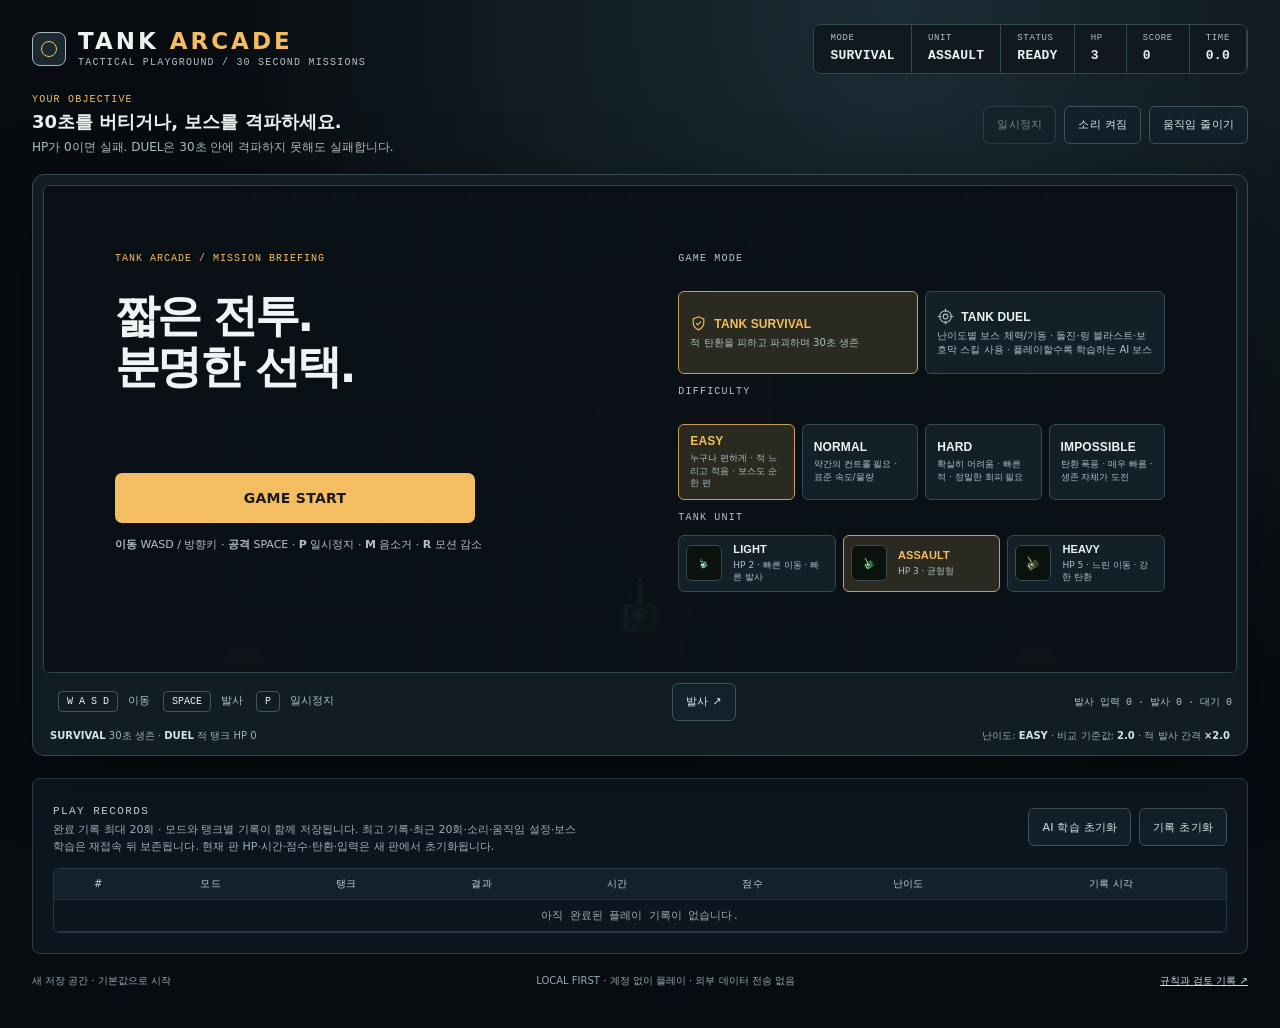
<file: index.html>
<!doctype html>
<html lang="ko"><head><meta charset="utf-8"><meta name="viewport" content="width=device-width,initial-scale=1"><title>TANK ARCADE</title>


<style>
:root{
  --void:#07090a; --panel:#10150f; --panel2:#1b241a; --panel3:#222d20;
  --line:#37452f; --line-lo:#232c1f;
  --amber:#ffb400; --amber-dim:#9a7420; --amber-glow:rgba(255,180,0,.35);
  --phosphor:#5cf2a3; --phosphor-dim:#2c6a4c;
  --alert:#ff5b56; --alert-dim:#7a2b28;
  --text:#e9f1e2; --dim:#8ea192; --dim2:#5c6b5c;
  --disp:'Rajdhani',system-ui,sans-serif; --mono:'Space Mono',ui-monospace,monospace;
}
*{box-sizing:border-box}
body{
  margin:0;min-height:100vh;display:flex;justify-content:center;
  color:var(--text);font-family:var(--disp);
  background:
    radial-gradient(ellipse 900px 500px at 50% -8%, #1a2417 0%, transparent 60%),
    radial-gradient(ellipse 1200px 800px at 50% 110%, #12180f 0%, transparent 55%),
    radial-gradient(ellipse 340px 220px at 10% 22%, rgba(60,54,30,.16) 0%, transparent 70%),
    radial-gradient(ellipse 420px 260px at 92% 18%, rgba(40,50,30,.16) 0%, transparent 70%),
    radial-gradient(ellipse 380px 300px at 78% 92%, rgba(50,45,25,.14) 0%, transparent 70%),
    radial-gradient(ellipse 300px 220px at 6% 88%, rgba(45,52,32,.14) 0%, transparent 70%),
    var(--void);
  background-attachment:fixed;
}
.wrap{width:min(1180px,100%);padding:18px 16px 34px}

/* ---------- top bar ---------- */
.top{display:flex;justify-content:space-between;gap:14px;align-items:flex-end;margin-bottom:12px;flex-wrap:wrap}
.brand-block{display:flex;align-items:center;gap:12px}
.brand-mark{width:34px;height:34px;flex:none;border:2px solid var(--amber);position:relative;
  clip-path:polygon(20% 0,100% 0,100% 80%,80% 100%,0 100%,0 20%);
  background:linear-gradient(135deg,#2a2210,#0c0e08);
  box-shadow:0 0 14px var(--amber-glow) inset,0 0 10px var(--amber-glow);}
.brand-mark::after{content:'';position:absolute;inset:8px;border:1px solid var(--amber-dim);border-radius:50%}
.brand{font-weight:700;letter-spacing:.06em;font-size:26px;line-height:1;
  text-shadow:0 0 1px #000, 2px 2px 0 #000, 0 0 18px var(--amber-glow);color:var(--text)}
.brand b{color:var(--amber)}
.sub{font-family:var(--mono);font-size:11px;color:var(--dim);margin-top:4px;letter-spacing:.02em}
.sub::before{content:'▸ ';color:var(--phosphor)}
.hud{display:flex;gap:6px;flex-wrap:wrap;justify-content:flex-end}
.hud span{
  position:relative;padding:6px 10px 6px 12px;background:var(--panel2);
  border:1px solid var(--line);border-left:3px solid var(--amber-dim);
  border-radius:3px;font-family:var(--mono);font-size:12px;color:var(--dim);
  display:flex;flex-direction:column;line-height:1.25;min-width:52px;
}
.hud span b{color:var(--text);font-size:13px;letter-spacing:.02em}
.hud span b.st-run{color:var(--phosphor)}
.hud span b.st-ok{color:var(--phosphor)}
.hud span b.st-bad{color:var(--alert)}
.hud span b.st-pause{color:var(--amber)}
.hud span:nth-child(1){border-left-color:var(--amber)}
.hud span:nth-child(5){border-left-color:var(--phosphor-dim)}
.hud span:nth-child(6){border-left-color:var(--phosphor-dim)}

/* ---------- game panel / bezel ---------- */
.panel{position:relative;padding:14px;background:
   linear-gradient(155deg,#232c20,#12160e 40%,#0c0f0a);
  border:1px solid #060806;border-radius:10px;
  box-shadow:0 22px 60px -20px #000d, inset 0 0 0 1px #333f2c, inset 0 1px 0 #4a5b3f66;
}
.panel .hazard{position:absolute;left:14px;right:14px;top:0;height:4px;border-radius:2px;
  background:repeating-linear-gradient(-45deg,var(--amber-dim) 0 8px,#1a1408 8px 16px);
  opacity:.55;z-index:5}
.panel::before,.panel::after{content:'';position:absolute;width:9px;height:9px;border-radius:50%;
  background:radial-gradient(circle at 35% 30%,#5a6a4e,#10130d 70%);box-shadow:0 1px 0 #000;top:10px;left:10px;z-index:5}
.panel::after{left:auto;right:10px}
.bolt-b1,.bolt-b2{position:absolute;width:9px;height:9px;border-radius:50%;
  background:radial-gradient(circle at 35% 30%,#5a6a4e,#10130d 70%);box-shadow:0 1px 0 #000;bottom:10px;z-index:5}
.bolt-b1{left:10px}.bolt-b2{right:10px}
.canvas-frame{position:relative;border-radius:5px;overflow:hidden;border:1px solid #05060560;
  box-shadow:inset 0 0 0 1px #000, inset 0 40px 60px -40px #000c, inset 0 -30px 50px -35px #000c;}
.canvas-frame::after{content:'';position:absolute;inset:0;pointer-events:none;z-index:2;
  background:repeating-linear-gradient(180deg,rgba(0,0,0,0) 0,rgba(0,0,0,0) 2px,rgba(0,0,0,.12) 3px);
  mix-blend-mode:multiply;opacity:.5}
.canvas-frame::before{content:'';position:absolute;inset:0;pointer-events:none;z-index:2;
  background:radial-gradient(ellipse at 50% 45%,transparent 55%,rgba(0,0,0,.45) 100%)}
canvas{display:block;width:100%;height:auto;aspect-ratio:16/9;background:#0b110d;outline:none;image-rendering:pixelated}

.screen{position:absolute;inset:0;display:grid;place-items:center;
  background:radial-gradient(ellipse at 50% 40%,#0b120dcc,#050705f5);z-index:3;backdrop-filter:blur(1px)}
.menu{width:min(840px,94%);max-height:92%;overflow:auto;padding:22px 26px 26px;position:relative;
  background:linear-gradient(180deg,#141b12,#0e130d);
  border:1px solid var(--line);border-top:2px solid var(--amber-dim);
  border-radius:8px;box-shadow:0 25px 70px #000b,0 0 0 1px #000,inset 0 1px 0 #ffffff14;text-align:left}
.menu::before{content:'';position:absolute;top:0;left:10%;right:10%;height:1px;
  background:linear-gradient(90deg,transparent,var(--amber-glow),transparent);opacity:.7}
.menu-head{display:flex;align-items:baseline;justify-content:space-between;gap:10px;flex-wrap:wrap;
  border-bottom:1px dashed var(--line);padding-bottom:12px;margin-bottom:14px}
.menu h1{margin:0;font-size:30px;letter-spacing:.05em;font-weight:700;
  text-shadow:2px 2px 0 #000,0 0 16px var(--amber-glow)}
.menu p.sub{margin:0}
h3.section-label{font-family:var(--mono);font-size:11px;letter-spacing:.06em;color:var(--phosphor);
  margin:18px 0 9px;display:flex;align-items:center;gap:8px}
h3.section-label::after{content:'';flex:1;height:1px;background:linear-gradient(90deg,var(--line),transparent)}
h3.section-label:first-of-type{margin-top:2px}

.choices{display:grid;grid-template-columns:repeat(3,1fr);gap:9px}
.modes{display:grid;grid-template-columns:1fr 1fr;gap:10px;margin:0}
.choice,.mode{
  position:relative;text-align:left;padding:13px 14px;
  background:linear-gradient(180deg,#232d20,var(--panel2) 55%,#161d13);
  border:1px solid var(--line);border-radius:4px;color:var(--text);cursor:pointer;
  box-shadow:inset 0 1px 0 #4a5b3f4d, inset 0 -6px 10px -8px #000a;
  transition:border-color .12s,box-shadow .12s,transform .12s;
}
.choice:hover,.mode:hover{border-color:var(--amber-dim);transform:translateY(-1px)}
.choice strong,.mode strong{display:flex;align-items:center;gap:7px;font-size:16px;font-weight:600;letter-spacing:.01em}
.mode-icon{width:17px;height:17px;flex:none;color:var(--dim)}
.mode.selected .mode-icon{color:var(--amber)}
.choice small,.mode small{display:block;font-family:var(--mono);color:var(--dim2);margin-top:5px;font-size:11px;line-height:1.5}
.choice.selected,.mode.selected{
  border-color:var(--amber);background:linear-gradient(160deg,#2a2712,#1a2314);
  box-shadow:0 0 0 1px var(--amber-glow) inset,0 0 16px -4px var(--amber-glow)}
.choice.selected strong,.mode.selected strong{color:var(--amber)}
.choice.selected::before,.mode.selected::before{content:'●';position:absolute;top:11px;right:12px;
  color:var(--amber);font-size:9px;text-shadow:0 0 6px var(--amber)}

.tank-choice{display:flex;align-items:center;gap:11px;padding:9px 12px 9px 9px}
.tank-icon-wrap{flex:none;width:58px;height:58px;border-radius:6px;overflow:hidden;
  background:radial-gradient(circle at 50% 40%,#1c2418,#0c0f0a 78%);
  border:1px solid var(--line-lo);box-shadow:inset 0 0 10px #000a}
.tank-icon{width:100%;height:100%;display:block}
.tank-info{display:flex;flex-direction:column;min-width:0}
.tank-info strong{font-size:15px}
.tank-info small{font-size:10.5px}
@media(max-width:700px){.tank-choice{padding:10px}}

.start{display:block;width:100%;margin-top:20px;padding:14px 28px;border:none;cursor:pointer;
  clip-path:polygon(0 0,calc(100% - 14px) 0,100% 100%,14px 100%);
  background:linear-gradient(180deg,#ffcf4d,var(--amber) 60%,#c98700);
  color:#1a1300;font-weight:700;font-size:16px;letter-spacing:.08em;font-family:var(--disp);
  box-shadow:0 6px 0 #7a5600,0 10px 18px -6px #000a;transition:transform .08s,box-shadow .08s}
.start:hover{transform:translateY(2px);box-shadow:0 4px 0 #7a5600,0 6px 12px -4px #000a}
p.menu-hint{font-family:var(--mono);font-size:11px;color:var(--dim2);margin:14px 0 0;line-height:1.7}
p.menu-hint b{color:var(--dim)}
p.menu-note{font-family:var(--mono);font-size:11px;color:var(--dim2);margin:2px 0 0}

.game-help{display:flex;justify-content:space-between;gap:12px;flex-wrap:wrap;margin-top:10px;
  font-family:var(--mono);color:var(--dim2);font-size:11.5px;padding:0 2px}
.game-help b{color:var(--phosphor)}

.records{margin-top:16px;background:var(--panel);border:1px solid var(--line);border-radius:8px;padding:16px}
.records-head{display:flex;justify-content:space-between;align-items:center;gap:12px;flex-wrap:wrap}
.records-head strong{letter-spacing:.05em;font-size:17px}
.records-head .sub{font-family:var(--mono);font-size:11px;color:var(--dim2);margin-top:3px;max-width:56ch;line-height:1.6}
.records-head .sub::before{content:none}
.head-btns{display:flex;gap:8px}
.btn{padding:8px 12px;background:var(--panel2);border:1px solid var(--line);color:var(--text);
  border-radius:4px;cursor:pointer;font-family:var(--mono);font-size:11.5px;letter-spacing:.02em;
  transition:border-color .12s,color .12s}
.btn:hover{border-color:var(--amber-dim);color:var(--amber)}
.table-wrap{overflow:auto;margin-top:12px;border:1px solid var(--line-lo);border-radius:6px}
table{width:100%;border-collapse:collapse;font-family:var(--mono);font-size:11.5px}
th,td{padding:8px 7px;border-bottom:1px solid var(--line-lo);text-align:center;white-space:nowrap}
th{color:var(--dim2);font-weight:400;background:#0d120c;letter-spacing:.03em}
tr:hover td{background:#141a10}
.good{color:var(--phosphor)}
.danger{color:var(--alert)}
.empty{color:var(--dim2)!important;font-style:normal}

.hidden{display:none!important}
.shake{animation:shake .18s linear}
@keyframes shake{25%{transform:translate(5px,-2px)}50%{transform:translate(-5px,2px)}75%{transform:translate(3px,1px)}}

.result{position:absolute;inset:0;display:grid;place-items:center;background:#03050366;z-index:4;pointer-events:none}
.result-card{pointer-events:auto;text-align:center;transform:translateY(-6%);
  background:linear-gradient(180deg,#141b12,#0e130d);border:1px solid var(--line);
  border-top:2px solid var(--amber-dim);border-radius:8px;padding:28px 34px;box-shadow:0 20px 60px #000c}
.result-card h2{font-size:32px;margin:0 0 10px;letter-spacing:.04em;text-shadow:2px 2px 0 #000}
.result-card p{color:var(--dim);font-family:var(--mono);font-size:13px}
.result-card .btn{margin:5px;padding:10px 16px}

@media(max-width:700px){
  .choices{grid-template-columns:1fr}.modes{grid-template-columns:1fr}
  .top{align-items:flex-start;flex-direction:column}.hud{justify-content:flex-start}
  .menu{padding:16px}
}
</style><link rel="stylesheet" href="polish.css"></head>
<body><main class="wrap">

<div class="top">
  <div class="brand-block">
    <div class="brand-mark"></div>
    <div>
      <div class="brand">TANK <b>ARCADE</b></div>
      <div class="sub">TACTICAL PLAYGROUND / 30 SECOND MISSIONS</div>
    </div>
  </div>
  <div class="hud">
    <span>MODE<b id="hudMode">MENU</b></span>
    <span>UNIT<b id="hudTank">—</b></span>
    <span>STATUS<b id="hudState">READY</b></span>
    <span>HP<b id="hudHp">—</b></span>
    <span>SCORE<b id="hudScore">0</b></span>
    <span>TIME<b id="hudTime">0.0</b></span>
    <span>AI-LOG<b id="hudAI">0</b></span>
  </div>
</div>

<section class="mission-strip"><div><span class="kicker">YOUR OBJECTIVE</span><strong>30초를 버티거나, 보스를 격파하세요.</strong><p>HP가 0이면 실패. DUEL은 30초 안에 격파하지 못해도 실패합니다.</p></div><div class="settings"><button class="btn" id="pause" disabled>일시정지</button><button class="btn" id="mute" aria-pressed="false">소리 켜짐</button><button class="btn" id="motion" aria-pressed="false">움직임 줄이기</button></div></section><div class="panel" id="panel">
  <div class="hazard"></div>
  <div class="bolt-b1"></div><div class="bolt-b2"></div>
  <div class="canvas-frame">
    <canvas id="game" width="1920" height="1080" tabindex="0" aria-label="탱크 전장. WASD 또는 방향키 이동, Space 발사, P 일시정지"></canvas>

    <section class="screen" id="menu"><div class="menu">
      <div class="menu-head">
        <h1>짧은 전투.<br>분명한 선택.</h1>
        <p class="sub">TANK ARCADE / MISSION BRIEFING</p>
      </div>

      <h2 class="section-label">GAME MODE</h2>
      <div class="modes">
        <button class="mode selected" data-mode="survival"><strong><svg class="mode-icon" viewBox="0 0 24 24" fill="none" stroke="currentColor" stroke-width="1.6"><path d="M12 2.5l7.5 3v5.2c0 5-3.2 8.6-7.5 10.3-4.3-1.7-7.5-5.3-7.5-10.3V5.5z"/><path d="M9 12l2 2 4-4.2" stroke-linecap="round" stroke-linejoin="round"/></svg>TANK SURVIVAL</strong><small>적 탄환을 피하고 파괴하며 30초 생존</small></button>
        <button class="mode" data-mode="duel"><strong><svg class="mode-icon" viewBox="0 0 24 24" fill="none" stroke="currentColor" stroke-width="1.6"><circle cx="12" cy="12" r="8.2"/><circle cx="12" cy="12" r="3.4"/><path d="M12 1.6v3.4M12 19v3.4M1.6 12h3.4M19 12h3.4" stroke-linecap="round"/></svg>TANK DUEL</strong><small>난이도별 보스 체력/기동 · 돌진·링 블라스트·보호막 스킬 사용 · 플레이할수록 학습하는 AI 보스</small></button>
      </div>

      <h2 class="section-label">DIFFICULTY</h2>
      <div class="choices difficulty">
        <button class="choice selected" data-diff="easy"><strong>EASY</strong><small>누구나 편하게 · 적 느리고 적음 · 보스도 순한 편</small></button>
        <button class="choice" data-diff="normal"><strong>NORMAL</strong><small>약간의 컨트롤 필요 · 표준 속도/물량</small></button>
        <button class="choice" data-diff="hard"><strong>HARD</strong><small>확실히 어려움 · 빠른 적 · 정밀한 회피 필요</small></button>
        <button class="choice" data-diff="impossible"><strong>IMPOSSIBLE</strong><small>탄환 폭풍 · 매우 빠름 · 생존 자체가 도전</small></button>
      </div>

      <h2 class="section-label">TANK UNIT</h2>
      <div class="choices tank-choices">
        <button class="choice tank-choice" data-tank="light">
          <span class="tank-icon-wrap"><canvas class="tank-icon" data-tank-icon="light" width="128" height="128"></canvas></span>
          <span class="tank-info"><strong>LIGHT</strong><small>HP 2 · 빠른 이동 · 빠른 발사</small></span>
        </button>
        <button class="choice tank-choice selected" data-tank="assault">
          <span class="tank-icon-wrap"><canvas class="tank-icon" data-tank-icon="assault" width="128" height="128"></canvas></span>
          <span class="tank-info"><strong>ASSAULT</strong><small>HP 3 · 균형형</small></span>
        </button>
        <button class="choice tank-choice" data-tank="heavy">
          <span class="tank-icon-wrap"><canvas class="tank-icon" data-tank-icon="heavy" width="128" height="128"></canvas></span>
          <span class="tank-info"><strong>HEAVY</strong><small>HP 5 · 느린 이동 · 강한 탄환</small></span>
        </button>
      </div>

      <button class="start" id="start">GAME START</button>
      <p class="menu-hint"><b>이동</b> WASD / 방향키 · <b>공격</b> SPACE · <b>P</b> 일시정지 · <b>M</b> 음소거 · <b>R</b> 모션 감소</p>
      <p class="menu-note">게임 종료 후에도 모드·난이도·탱크를 바로 다시 선택할 수 있습니다.</p>
    </div></section>

    <section class="result hidden" id="result"><div class="result-card">
      <h2 id="resultTitle">MISSION COMPLETE</h2>
      <p id="resultMsg"></p>
      <button class="btn" id="again">같은 설정으로 다시</button>
      <button class="btn" id="back">게임/탱크 선택</button>
    </div></section>
  </div>

  <div class="combat-controls"><div><span class="key">W A S D</span> 이동 <span class="key">SPACE</span> 발사 <span class="key">P</span> 일시정지</div><button class="btn" id="fireButton">발사 ↗</button><span id="fireStatus">발사 입력 0 · 발사 0 · 대기 0</span></div><div class="game-help">
    <div><b>SURVIVAL</b> 30초 생존 · <b>DUEL</b> 적 탱크 HP 0</div>
    <div>난이도: <b id="diffName">EASY</b> · 비교 기준값: <b id="diff">2.0</b> · 적 발사 간격 <b>×2.0</b></div>
  </div>
</div>

<section class="records">
  <div class="records-head">
    <div>
      <strong>PLAY RECORDS</strong>
      <div class="sub">완료 기록 최대 20회 · 모드와 탱크별 기록이 함께 저장됩니다. 최고 기록·최근 20회·소리·움직임 설정·보스 학습은 재접속 뒤 보존됩니다. 현재 판 HP·시간·점수·탄환·입력은 새 판에서 초기화됩니다.</div>
    </div>
    <div class="head-btns">
      <button class="btn" id="resetAI">AI 학습 초기화</button>
      <button class="btn" id="clear">기록 초기화</button>
    </div>
  </div>
  <div class="table-wrap"><table>
    <thead><tr><th>#</th><th>모드</th><th>탱크</th><th>결과</th><th>시간</th><th>점수</th><th>난이도</th><th>기록 시각</th></tr></thead>
    <tbody id="records"></tbody>
  </table></div>
</section>

<footer class="footer"><span id="saveStatus"></span><span>LOCAL FIRST · 계정 없이 플레이 · 외부 데이터 전송 없음</span><a href="README.html">규칙과 검토 기록 ↗</a></footer></main>
<script>
'use strict';
const canvas=document.getElementById('game'),ctx=canvas.getContext('2d'),panel=document.getElementById('panel');
const $=id=>document.getElementById(id); const W=960,H=540,DURATION=30;
const DIFFICULTIES={
  easy:{name:'EASY',bulletSpeed:32,spawn:1.4,maxShots:1,enemyRate:1.35,shotDelay:.45,bossHp:3,bossSpeed:78,bossFireMult:1.55,bossActions:3,enemySpeedMult:.72},
  normal:{name:'NORMAL',bulletSpeed:54,spawn:1.0,maxShots:3,enemyRate:.95,shotDelay:.24,bossHp:5,bossSpeed:112,bossFireMult:1.05,bossActions:4,enemySpeedMult:1.0},
  hard:{name:'HARD',bulletSpeed:74,spawn:.72,maxShots:6,enemyRate:.74,shotDelay:.14,bossHp:8,bossSpeed:144,bossFireMult:.9,bossActions:5,enemySpeedMult:1.22},
  impossible:{name:'IMPOSSIBLE',bulletSpeed:110,spawn:.46,maxShots:13,enemyRate:.55,shotDelay:.05,bossHp:16,bossSpeed:196,bossFireMult:.65,bossActions:7,enemySpeedMult:1.55}
};
let difficulty='easy';
let DIFF=2.0; // 적 이동 기준값
let ENEMY_FIRE_INTERVAL=2.0; // 일반 적 탄환 간격 배율: 최종값 2배
const STORE='tank_arcade_v5';
let rng=Math.random,shotRequests=0,shotsFired=0,fireQueue=0,lastCause='',saveNotice='';const random=()=>rng();
const TANKS={light:{name:'LIGHT',hp:2,speed:330,shot:0.17,damage:1},assault:{name:'ASSAULT',hp:3,speed:270,shot:0.22,damage:1},heavy:{name:'HEAVY',hp:5,speed:205,shot:0.34,damage:2}};
const DEFAULT={bestSurvival:0,bestScore:0,recent:[],mute:false,reducedMotion:false,qtable:{},aiEpisodes:{}};
let prefs,mode='survival',tankKey='assault',state='READY',hp=3,elapsed=0,score=0,last=0,spawn=0,shotCd=0,raf=0,trackPhase=0;
let player=null,enemies=[],enemyShots=[],playerShots=[],keys=new Set(),particles=[];
let shakeTime=0,shakeMag=0;
function triggerShake(mag,dur){if(prefs.reducedMotion)return;shakeTime=Math.max(shakeTime,dur);shakeMag=Math.max(shakeMag,mag);}
const DIRS={up:{x:0,y:-1,angle:0},right:{x:1,y:0,angle:Math.PI/2},down:{x:0,y:1,angle:Math.PI},left:{x:-1,y:0,angle:-Math.PI/2}};

// ---- 색상 팔레트 (2.5D 셰이딩용) ----
const TANK_COLORS={
  light:{body:'#8fd9b8',dark:'#255c4a',hi:'#e6fff0',track:'#1c2b28',scale:0.86,kind:'light'},
  assault:{body:'#4fae6d',dark:'#1f4e2c',hi:'#b9f3c0',track:'#20303a',scale:1.0,kind:'assault'},
  heavy:{body:'#5f6a47',dark:'#262b18',hi:'#cddba3',track:'#191f14',scale:1.16,kind:'heavy'}
};
const PLAYER_COLORS=TANK_COLORS.assault;
const ENEMY_COLORS={body:'#c85c50',dark:'#5e1f19',hi:'#ffb2a9',track:'#20303a',kind:'assault'};
let battlefield=[];
const BOSS_COLORS={
  easy:{body:'#3fae82',dark:'#155c3d',hi:'#b8f3d3',track:'#171c22',kind:'boss'},
  normal:{body:'#d9a441',dark:'#7a5410',hi:'#ffe6a8',track:'#171c22',kind:'boss'},
  hard:{body:'#c4573c',dark:'#5e1f19',hi:'#ffb49a',track:'#171c22',kind:'boss'},
  impossible:{body:'#8a4bdb',dark:'#3a1766',hi:'#ddb8ff',track:'#171c22',kind:'boss'}
};

// ---- 보스 스킬 (돌진/링 블라스트/보호막) ----
const BOSS_SKILLS={
  easy:{list:['ringBlast'],cooldown:9.5},
  normal:{list:['ringBlast','dashAttack'],cooldown:7.5},
  hard:{list:['ringBlast','dashAttack','shield'],cooldown:6.0},
  impossible:{list:['ringBlast','dashAttack','shield'],cooldown:4.6}
};

// ---- 보스 Q-러닝 (표 기반 강화학습) ----
const BOSS_ACTIONS=['approach','retreat','strafeCW','strafeCCW','hold','dash','circleFast'];
function getQ(diff,state){
  if(!prefs.qtable[diff])prefs.qtable[diff]={};
  if(!prefs.qtable[diff][state])prefs.qtable[diff][state]={};
  return prefs.qtable[diff][state];
}
function bossState(boss){
  const dx=player.x-boss.x,dy=player.y-boss.y;
  const dist=Math.hypot(dx,dy);
  const distB=dist<120?0:dist<260?1:2;
  let ang=Math.atan2(dy,dx);if(ang<0)ang+=Math.PI*2;
  const angB=Math.floor(ang/(Math.PI*2/8))%8;
  const hpB=boss.hp>boss.maxHp*0.66?0:boss.hp>boss.maxHp*0.33?1:2;
  return distB+'_'+angB+'_'+hpB;
}
function bossActionVelocity(boss,action,speed){
  const dx=player.x-boss.x,dy=player.y-boss.y;
  const dist=Math.hypot(dx,dy)||1;
  const ux=dx/dist,uy=dy/dist;
  const px=-uy,py=ux;
  switch(action){
    case 'approach':return{vx:ux*speed,vy:uy*speed};
    case 'retreat':return{vx:-ux*speed,vy:-uy*speed};
    case 'strafeCW':return{vx:-px*speed,vy:-py*speed};
    case 'strafeCCW':return{vx:px*speed,vy:py*speed};
    case 'dash':return{vx:ux*speed*1.8,vy:uy*speed*1.8};
    case 'circleFast':return{vx:px*speed*1.3+ux*speed*0.25,vy:py*speed*1.3+uy*speed*0.25};
    default:return{vx:0,vy:0};
  }
}
function bossDecide(boss,dt){
  boss.decisionCd-=dt;
  if(boss.decisionCd>0)return;
  const s=bossState(boss);
  const distNow=Math.hypot(player.x-boss.x,player.y-boss.y);
  const distBucket=distNow<120?0:distNow<260?1:2;
  const shaping=distBucket===1?0.3:-0.15;
  if(boss.lastState){
    const q=getQ(difficulty,boss.lastState);
    const old=q[boss.lastAction]||0;
    const nq=getQ(difficulty,s);
    const vals=Object.values(nq);
    const maxNext=vals.length?Math.max(...vals):0;
    const reward=boss.pendingReward+shaping;
    q[boss.lastAction]=old+0.25*(reward+0.85*maxNext-old);
  }
  boss.pendingReward=0;
  const actions=BOSS_ACTIONS.slice(0,DIFFICULTIES[difficulty].bossActions);
  const diffEp=prefs.aiEpisodes[difficulty]||0;
  const eps=Math.max(0.06,0.4-diffEp*0.0015);
  let action;
  if(random()<eps){action=actions[Math.floor(random()*actions.length)];}
  else{const q=getQ(difficulty,s);let best=actions[0],bv=-Infinity;for(const a of actions){const v=q[a]||0;if(v>bv){bv=v;best=a;}}action=best;}
  const vel=bossActionVelocity(boss,action,boss.speed);
  boss.vx=vel.vx;boss.vy=vel.vy;
  boss.lastState=s;boss.lastAction=action;
  boss.decisionCd=0.45+random()*0.15;
  prefs.aiEpisodes[difficulty]=diffEp+1;
  if(prefs.aiEpisodes[difficulty]%5===0)save();
}

function startBossSkill(boss,name){
  boss.skillName=name;
  if(name==='ringBlast'){
    boss.skillState='charging';boss.skillTimer=0.7;boss.vx=0;boss.vy=0;sfxCharge();
  } else if(name==='dashAttack'){
    boss.skillState='charging';boss.skillTimer=0.55;boss.vx=0;boss.vy=0;sfxCharge();
    const dx=player.x-boss.x,dy=player.y-boss.y,dist=Math.hypot(dx,dy)||1;
    boss.dashDirX=dx/dist;boss.dashDirY=dy/dist;
  } else if(name==='shield'){
    boss.skillState='shield';boss.skillTimer=3.0;boss.shielded=true;sfxShield();
  }
}
function executeBossSkill(boss){
  const d=DIFFICULTIES[difficulty];
  if(boss.skillName==='ringBlast'){
    const count=14;
    for(let i=0;i<count;i++){
      const a=(i/count)*Math.PI*2;
      enemyShots.push({x:boss.x+Math.cos(a)*24,y:boss.y+Math.sin(a)*24,vx:Math.cos(a)*d.bulletSpeed*3.4,vy:Math.sin(a)*d.bulletSpeed*3.4,r:7,damage:1,dir:a,owner:boss});
    }
    sfxBlast();triggerShake(4,.16);
    boss.skillState='idle';boss.skillCd=boss.skillCdBase*(0.85+random()*0.3);
  } else if(boss.skillName==='dashAttack'){
    const speed=boss.speed*3.4;
    boss.vx=boss.dashDirX*speed;boss.vy=boss.dashDirY*speed;
    boss.skillState='dashing';boss.skillTimer=0.4;boss.dashHit=false;
    sfxDash();triggerShake(3,.12);
  }
}
function updateBossSkill(boss,dt){
  if(boss.skillState==='idle'){
    boss.skillCd-=dt;
    if(boss.skillCd<=0&&boss.skills&&boss.skills.length){
      startBossSkill(boss,boss.skills[Math.floor(random()*boss.skills.length)]);
    }
    bossDecide(boss,dt);
    return true;
  }
  if(boss.skillState==='charging'){
    boss.skillTimer-=dt;
    if(boss.skillTimer<=0)executeBossSkill(boss);
    return false;
  }
  if(boss.skillState==='dashing'){
    boss.skillTimer-=dt;
    if(!boss.dashHit&&circleRect({x:boss.x,y:boss.y,r:26},player)){
      boss.dashHit=true;hp--;triggerShake(7,.2);sfxHurt();if(hp<=0){lastCause='hit';explode(player.x,player.y,true);sfxExplode(true);finish(false);}else{burst(player.x,player.y);}
    }
    if(boss.skillTimer<=0){boss.skillState='idle';boss.skillCd=boss.skillCdBase*(0.85+random()*0.3);boss.vx=0;boss.vy=0;}
    return true;
  }
  if(boss.skillState==='shield'){
    boss.skillTimer-=dt;
    if(boss.skillTimer<=0){boss.skillState='idle';boss.shielded=false;boss.skillCd=boss.skillCdBase*(0.85+random()*0.3);}
    bossDecide(boss,dt);
    return true;
  }
  return true;
}

function fresh(){return {bestSurvival:0,bestScore:0,recent:[],mute:false,reducedMotion:matchMedia('(prefers-reduced-motion: reduce)').matches,qtable:{},aiEpisodes:{}}}
function validSave(x){
 if(!x||Array.isArray(x)||typeof x!=='object'||!Number.isFinite(x.bestSurvival)||x.bestSurvival<0||x.bestSurvival>30||!Number.isFinite(x.bestScore)||x.bestScore<0)return false;
 if(typeof x.mute!=='boolean'||typeof x.reducedMotion!=='boolean'||!Array.isArray(x.recent)||x.recent.length>20)return false;
 if(!x.recent.every(r=>r&&['survival','duel'].includes(r.mode)&&Object.hasOwn(TANKS,r.tank)&&['SUCCESS','FAILURE'].includes(r.result)&&Number.isFinite(r.time)&&r.time>=0&&r.time<=30&&Number.isFinite(r.score)&&r.score>=0&&Object.hasOwn(DIFFICULTIES,r.level)&&Number.isFinite(r.enemySpeed)&&r.enemySpeed>0&&(r.enemyFireInterval===undefined||(Number.isFinite(r.enemyFireInterval)&&r.enemyFireInterval>0&&r.enemyFireInterval<=10))&&typeof r.at==='string'&&Number.isFinite(Date.parse(r.at))))return false;
 for(const obj of [x.qtable,x.aiEpisodes])if(!obj||Array.isArray(obj)||typeof obj!=='object')return false;
 for(const [d,table] of Object.entries(x.qtable)){if(!Object.hasOwn(DIFFICULTIES,d)||!table||Array.isArray(table)||typeof table!=='object')return false;for(const [s,actions] of Object.entries(table)){if(!/^[0-2]_[0-7]_[0-2]$/.test(s)||!actions||Array.isArray(actions)||typeof actions!=='object')return false;for(const [a,v] of Object.entries(actions))if(!BOSS_ACTIONS.includes(a)||!Number.isFinite(v)||Math.abs(v)>10000)return false;}}
 for(const [d,v] of Object.entries(x.aiEpisodes))if(!Object.hasOwn(DIFFICULTIES,d)||!Number.isSafeInteger(v)||v<0)return false;return true;
}
function load(){try{const raw=localStorage.getItem(STORE);if(raw===null||raw===''){saveNotice='새 저장 공간 · 기본값으로 시작';return fresh()}const x=JSON.parse(raw);if(!validSave(x))throw Error('shape');saveNotice='이전 기록을 불러왔습니다';return x}catch{saveNotice='저장값을 복구했습니다 · 기본값으로 시작';return fresh()}}
function save(){try{localStorage.setItem(STORE,JSON.stringify(prefs));saveNotice='이 브라우저에 저장됨'}catch{saveNotice='저장 불가 · 이번 판은 계속 진행됩니다'}if($('saveStatus'))$('saveStatus').textContent=saveNotice}
function tank(){return TANKS[tankKey]}
function spawnBoss(){
  const d=DIFFICULTIES[difficulty];
  const sk=BOSS_SKILLS[difficulty];
  enemies.push({x:W/2,y:H*0.3,w:52,h:38,hp:d.bossHp,maxHp:d.bossHp,speed:d.bossSpeed,vx:0,vy:0,isBoss:true,cool:1.0*ENEMY_FIRE_INTERVAL,decisionCd:0.3,lastState:null,lastAction:null,pendingReward:0,facingAngle:Math.PI,
    skills:sk.list,skillCdBase:sk.cooldown,skillCd:sk.cooldown*(0.6+random()*0.4),skillState:'idle',skillName:null,skillTimer:0,shielded:false});
}
function reset(){cancelAnimationFrame(raf);keys.clear();fireQueue=0;shotRequests=0;shotsFired=0;lastCause='';trackPhase=0;shakeTime=0;shakeMag=0;panel.classList.remove('shake');state='READY';const t=tank();hp=t.hp;elapsed=0;score=0;spawn=0;shotCd=0;enemies=[];enemyShots=[];playerShots=[];particles=[];player={x:W/2,y:H-60,w:44,h:34,speed:t.speed,dir:'up'};genBattlefield();if(mode==='duel')spawnBoss();updateHud();draw()}
function begin(){reset();state='RUNNING';last=performance.now();$('menu').classList.add('hidden');$('result').classList.add('hidden');canvas.focus();raf=requestAnimationFrame(loop)}
function finish(ok){if(state!=='RUNNING')return;state=ok?'SUCCESS':'FAILURE';elapsed=Math.min(elapsed,DURATION);if(ok&&mode==='survival')elapsed=DURATION;keys.clear();fireQueue=0;const t=Number(elapsed.toFixed(1));prefs.bestSurvival=Math.max(prefs.bestSurvival,mode==='survival'?t:0);prefs.bestScore=Math.max(prefs.bestScore,score);prefs.recent.push({mode,tank:tankKey,result:state,time:t,score,difficulty:DIFF,level:difficulty,enemySpeed:DIFF,enemyFireInterval:ENEMY_FIRE_INTERVAL,cause:lastCause||(ok?'mission-complete':'hit'),at:new Date().toISOString()});prefs.recent=prefs.recent.slice(-20);save();if(!ok&&!prefs.reducedMotion){panel.classList.add('shake');setTimeout(()=>panel.classList.remove('shake'),190)}sfxResult(ok);updateHud();renderRecords();$('resultTitle').textContent=ok?'MISSION COMPLETE':'MISSION FAILED';$('resultTitle').className=ok?'good':'danger';$('resultMsg').textContent=mode==='survival'?(ok?`30초 생존 · ${score}점`:`${t}초 생존 · ${score}점`):(ok?`적 탱크 격파 · ${score}점`:`${lastCause==='timeout'?'30초 임무 시간 종료':'내 탱크 파괴'} · ${score}점`);$('result').classList.remove('hidden');$('again').focus();}
function updateHud(){$('hudMode').textContent=mode==='survival'?'SURVIVAL':mode==='duel'?'DUEL':'MENU';$('hudTank').textContent=tank().name;$('hudState').textContent=state;$('hudState').className=state==='RUNNING'?'st-run':state==='SUCCESS'?'st-ok':state==='FAILURE'?'st-bad':state==='PAUSED'?'st-pause':'';$('hudHp').textContent=hp;$('hudScore').textContent=score;$('hudTime').textContent=elapsed.toFixed(1);$('hudAI').textContent=prefs.aiEpisodes[difficulty]||0;const p=$('pause');if(p){p.disabled=!['RUNNING','PAUSED'].includes(state);p.textContent=state==='PAUSED'?'계속하기':'일시정지'};if($('fireStatus'))$('fireStatus').textContent=`발사 입력 ${shotRequests} · 발사 ${shotsFired} · 대기 ${fireQueue}`}
function renderRecords(){const body=$('records');if(!prefs.recent.length){body.innerHTML='<tr><td colspan="8" class="empty">아직 완료된 플레이 기록이 없습니다.</td></tr>';return}body.innerHTML=prefs.recent.slice().reverse().map((r,i)=>{const ok=r.result==='SUCCESS';const d=new Date(r.at);return `<tr><td>${prefs.recent.length-i}</td><td>${r.mode==='survival'?'SURVIVAL':'DUEL'}</td><td>${TANKS[r.tank]?.name||'—'}</td><td class="${ok?'good':'danger'}">${ok?'SUCCESS':'FAILURE'}</td><td>${Number(r.time).toFixed(1)}s</td><td>${Number(r.score)||0}</td><td>${r.level.toUpperCase()} / ${Number(r.enemySpeed).toFixed(1)} · 발사 간격 ×${Number(r.enemyFireInterval??1).toFixed(1)}</td><td>${isNaN(d)?'—':d.toLocaleString('ko-KR',{month:'2-digit',day:'2-digit',hour:'2-digit',minute:'2-digit'})}</td></tr>`}).join('')}
function circleRect(c,r){return Math.abs(c.x-r.x)<r.w/2+c.r&&Math.abs(c.y-r.y)<r.h/2+c.r}
function muzzleFlash(x,y,dir){if(prefs.reducedMotion)return;const d=DIRS[dir]||DIRS.up;for(let i=0;i<6;i++){const a=d.angle-Math.PI/2+(random()-0.5)*1.2,s=60+random()*140;particles.push({x,y,vx:Math.cos(a)*s,vy:Math.sin(a)*s,life:.12,spark:true})}}
function fire(){if(state!=='RUNNING')return;shotRequests++;fireQueue++;updateHud()}
function fireOne(){if(state!=='RUNNING'||shotCd>0||fireQueue===0)return;fireQueue--;shotsFired++;const t=tank(),d=DIRS[player.dir]||DIRS.up;playerShots.push({x:player.x+d.x*28,y:player.y+d.y*28,vx:d.x*500,vy:d.y*500,r:5,damage:t.damage,dir:player.dir});muzzleFlash(player.x+d.x*30,player.y+d.y*30,player.dir);shotCd=t.shot;sfxFire()}
function spawnEnemy(){
  const d=DIFFICULTIES[difficulty];
  const side=Math.floor(random()*4);
  const margin=34;
  let x,y,vx,vy,dir;
  if(side===0){x=60+random()*(W-120);y=-margin;vx=0;vy=1;dir='down'}
  else if(side===1){x=W+margin;y=60+random()*(H-120);vx=-1;vy=0;dir='left'}
  else if(side===2){x=60+random()*(W-120);y=H+margin;vx=0;vy=-1;dir='up'}
  else{x=-margin;y=60+random()*(H-120);vx=1;vy=0;dir='right'}
  enemies.push({x,y,w:44,h:32,hp:1,cool:d.enemyRate*(.75+random()*.5)*ENEMY_FIRE_INTERVAL,speed:DIFF*28*d.enemySpeedMult*(.9+random()*.25),vx,vy,dir});
}
function burst(x,y,n=8){if(prefs.reducedMotion)return;for(let i=0;i<n;i++){const a=random()*Math.PI*2,s=30+random()*90;particles.push({x,y,vx:Math.cos(a)*s,vy:Math.sin(a)*s,life:.35+random()*.2})}}
function explode(x,y,big){
  battlefield.push({type:'scorch',x,y,r:(big?30:18)+random()*8,rot:random()*Math.PI});
  triggerShake(big?9:4,big?.35:.18);
  if(prefs.reducedMotion){particles.push({x,y,vx:0,vy:0,life:.15,type:'flash',size:big?46:26});return}
  particles.push({x,y,vx:0,vy:0,life:.12,type:'flash',size:big?54:30});
  const n=big?26:14;
  for(let i=0;i<n;i++){
    const a=random()*Math.PI*2,s=(big?70:40)+random()*(big?170:110);
    particles.push({x,y,vx:Math.cos(a)*s,vy:Math.sin(a)*s,life:.3+random()*.25,type:'fire'});
  }
  const dn=big?10:5;
  for(let i=0;i<dn;i++){
    const a=random()*Math.PI*2,s=(big?90:55)+random()*80;
    particles.push({x,y,vx:Math.cos(a)*s,vy:Math.sin(a)*s-40,life:.5+random()*.3,type:'debris',rot:random()*Math.PI*2,vr:(random()-0.5)*14,size:big?5:3});
  }
  const sn=big?9:5;
  for(let i=0;i<sn;i++){
    particles.push({x:x+(random()-0.5)*10,y:y+(random()-0.5)*10,vx:(random()-0.5)*20,vy:-20-random()*30,life:.9+random()*.6,type:'smoke',size:(big?14:9)+random()*8});
  }
}
function update(dt){
  if(state!=='RUNNING')return;
  elapsed+=dt;shotCd=Math.max(0,shotCd-dt);fireOne();trackPhase+=dt*150;
  const d=DIFFICULTIES[difficulty];
  if(mode==='survival'){spawn+=dt;if(spawn>=d.spawn){spawn=0;spawnEnemy()}}
  const t=tank();
  let dx=(keys.has('ArrowRight')||keys.has('d')?1:0)-(keys.has('ArrowLeft')||keys.has('a')?1:0),
      dy=(keys.has('ArrowDown')||keys.has('s')?1:0)-(keys.has('ArrowUp')||keys.has('w')?1:0),
      m=Math.hypot(dx,dy)||1;
  if(dx||dy){if(Math.abs(dx)>Math.abs(dy))player.dir=dx>0?'right':'left';else player.dir=dy>0?'down':'up'}
  player.x+=dx/m*t.speed*dt;player.y+=dy/m*t.speed*dt;
  player.x=Math.max(28,Math.min(W-28,player.x));player.y=Math.max(35,Math.min(H-30,player.y));

  for(const e of enemies){
    if(e.isBoss){
      const shouldMove=updateBossSkill(e,dt);
      if(shouldMove){
        e.x+=e.vx*dt;e.y+=e.vy*dt;
        const mg=44;
        if(e.x<mg){e.x=mg;e.vx=Math.abs(e.vx)}
        if(e.x>W-mg){e.x=W-mg;e.vx=-Math.abs(e.vx)}
        if(e.y<40){e.y=40;e.vy=Math.abs(e.vy)}
        if(e.y>H*0.62){e.y=H*0.62;e.vy=-Math.abs(e.vy)}
      }
      e.facingAngle=Math.atan2(player.x-e.x,-(player.y-e.y));
    } else {
      e.x+=e.vx*e.speed*dt;e.y+=e.vy*e.speed*dt;
    }
    // 진행 중인 연사(버스트)가 있으면 탄환을 한 발씩 지연 발사한다
    if(e.burst&&e.burst.queue.length){
      e.burst.timer-=dt;
      if(e.burst.timer<=0){
        const a=e.burst.queue.shift();
        enemyShots.push({x:e.x+Math.cos(a)*20,y:e.y+Math.sin(a)*20,vx:Math.cos(a)*d.bulletSpeed*2.0,vy:Math.sin(a)*d.bulletSpeed*2.0,r:7,damage:1,dir:a,owner:e});
        e.burst.timer=d.shotDelay*(e.isBoss?d.bossFireMult:1)*ENEMY_FIRE_INTERVAL;
      }
    }
    if(e.isBoss&&(e.skillState==='charging'||e.skillState==='dashing')){continue}
    e.cool-=dt;
    if(e.cool<=0&&(!e.burst||!e.burst.queue.length)){
      const count=e.isBoss?Math.min(d.maxShots,Math.ceil(d.maxShots/2)+(d.bossActions>=6?1:0)):d.maxShots;
      const base=Math.atan2(player.y-e.y,player.x-e.x);
      const angles=[];
      for(let n=0;n<count;n++){
        const spread=(n-(count-1)/2)*0.11;
        angles.push(base+spread);
      }
      e.burst={queue:angles,timer:0};
      e.cool=(e.isBoss?d.enemyRate*d.bossFireMult*(.85+random()*.3):d.enemyRate*(.9+random()*.35))*ENEMY_FIRE_INTERVAL;
    }
  }

  for(const b of playerShots){b.x+=b.vx*dt;b.y+=b.vy*dt}
  for(const s of enemyShots){s.x+=s.vx*dt;s.y+=s.vy*dt}
  for(let i=playerShots.length-1;i>=0;i--){
    const b=playerShots[i];
    if(b.y<-30||b.y>H+30||b.x<-30||b.x>W+30){playerShots.splice(i,1);continue}
    let hit=false;
    for(let j=enemies.length-1;j>=0;j--){
      if(circleRect(b,enemies[j])){
        enemies[j].hp-=enemies[j].shielded?b.damage*0.25:b.damage;
        if(enemies[j].isBoss)enemies[j].pendingReward=(enemies[j].pendingReward||0)-1;
        playerShots.splice(i,1);burst(enemies[j].x,enemies[j].y,5);hit=true;sfxImpact();
        if(enemies[j].hp<=0){const wasBoss=enemies[j].isBoss;score+=mode==='duel'?100:10;explode(enemies[j].x,enemies[j].y,wasBoss);enemies.splice(j,1);sfxExplode(wasBoss);if(mode==='duel'){finish(true);return}}
        break;
      }
    }
    if(hit)continue;
  }
  for(let i=enemyShots.length-1;i>=0;i--){
    const s=enemyShots[i];
    if(s.y<-40||s.y>H+30||s.x<-40||s.x>W+40){enemyShots.splice(i,1);continue}
    if(circleRect(s,player)){
      if(mode==='duel'&&s.owner&&s.owner.isBoss)s.owner.pendingReward=(s.owner.pendingReward||0)+1;
      enemyShots.splice(i,1);hp--;triggerShake(5,.15);sfxHurt();
      if(hp<=0){lastCause='hit';explode(player.x,player.y,true);sfxExplode(true);finish(false);return}
      else{burst(player.x,player.y);}
    }
  }
  if(mode==='survival'){
    for(let i=enemies.length-1;i>=0;i--){const e=enemies[i];if(e.x<-70||e.x>W+70||e.y<-70||e.y>H+70)enemies.splice(i,1)}
    if(elapsed>=DURATION){finish(true);return}
  }
  if(mode==='duel'&&elapsed>=DURATION){lastCause='timeout';finish(false);return}
  updateHud();
}
function roundRect(rctx,x,y,w,h,r){rctx.beginPath();rctx.moveTo(x+r,y);rctx.arcTo(x+w,y,x+w,y+h,r);rctx.arcTo(x+w,y+h,x,y+h,r);rctx.arcTo(x,y+h,x,y,r);rctx.arcTo(x,y,x+w,y,r);rctx.closePath()}
function chamferRect(rctx,x,y,w,h,c){rctx.beginPath();rctx.moveTo(x+c,y);rctx.lineTo(x+w-c,y);rctx.lineTo(x+w,y+c);rctx.lineTo(x+w,y+h-c);rctx.lineTo(x+w-c,y+h);rctx.lineTo(x+c,y+h);rctx.lineTo(x,y+h-c);rctx.lineTo(x,y+c);rctx.closePath()}
function octagon(rctx,cx,cy,rx,ry){const k=0.6;rctx.beginPath();rctx.moveTo(cx-rx*k,cy-ry);rctx.lineTo(cx+rx*k,cy-ry);rctx.lineTo(cx+rx,cy-ry*k);rctx.lineTo(cx+rx,cy+ry*k);rctx.lineTo(cx+rx*k,cy+ry);rctx.lineTo(cx-rx*k,cy+ry);rctx.lineTo(cx-rx,cy+ry*k);rctx.lineTo(cx-rx,cy-ry*k);rctx.closePath()}
function drawTank(dctx,x,y,angle,colors,scale=1,phase=0){
  const {body,dark,hi,track}=colors;
  const kind=colors.kind||'assault';
  const hw=kind==='light'?18:kind==='heavy'?23:kind==='boss'?24:20;
  dctx.save();
  dctx.save();
  dctx.translate(Math.round(x),Math.round(y)+6*scale);
  dctx.scale(1,0.45);
  const shadowGrad=dctx.createRadialGradient(0,0,2,0,0,30*scale);
  shadowGrad.addColorStop(0,'rgba(0,0,0,0.55)');shadowGrad.addColorStop(1,'rgba(0,0,0,0)');
  dctx.fillStyle=shadowGrad;dctx.beginPath();dctx.arc(0,0,30*scale,0,Math.PI*2);dctx.fill();
  dctx.restore();
  dctx.translate(Math.round(x),Math.round(y));dctx.rotate(angle);dctx.scale(scale,scale);
  dctx.fillStyle=track;dctx.fillRect(-hw-7,-17,9,34);dctx.fillRect(hw-2,-17,9,34);
  const off=((phase%6)+6)%6;
  dctx.fillStyle='rgba(0,0,0,.35)';for(let ty=-18+off;ty<18;ty+=6){dctx.fillRect(-hw-7,ty,9,3);dctx.fillRect(hw-2,ty,9,3)}
  dctx.fillStyle='rgba(255,255,255,.07)';for(let ty=-18+off;ty<18;ty+=6){dctx.fillRect(-hw-7,ty-1,9,1);dctx.fillRect(hw-2,ty-1,9,1)}
  const hullGrad=dctx.createLinearGradient(-hw,-16,hw,16);
  hullGrad.addColorStop(0,hi);hullGrad.addColorStop(0.5,body);hullGrad.addColorStop(1,dark);
  dctx.fillStyle=hullGrad;chamferRect(dctx,-hw,-16,hw*2,32,5);dctx.fill();
  dctx.strokeStyle='rgba(0,0,0,.4)';dctx.lineWidth=1;chamferRect(dctx,-hw,-16,hw*2,32,5);dctx.stroke();
  dctx.fillStyle='rgba(255,255,255,.14)';
  dctx.beginPath();dctx.moveTo(-hw+6,-16);dctx.lineTo(hw-6,-16);dctx.lineTo(hw-11,-9);dctx.lineTo(-hw+11,-9);dctx.closePath();dctx.fill();
  dctx.fillStyle=dark;dctx.globalAlpha=.8;dctx.fillRect(-hw-1,-14,3,28);dctx.fillRect(hw-2,-14,3,28);dctx.globalAlpha=1;
  if(kind==='heavy'||kind==='boss'){dctx.fillStyle=dark;dctx.fillRect(-hw-4,-5,4,10);dctx.fillRect(hw,-5,4,10)}
  dctx.fillStyle=dark;dctx.globalAlpha=.55;
  dctx.beginPath();dctx.arc(-hw+9,9,2.1,0,Math.PI*2);dctx.arc(hw-9,9,2.1,0,Math.PI*2);dctx.arc(-hw+9,-11,2.1,0,Math.PI*2);dctx.arc(hw-9,-11,2.1,0,Math.PI*2);dctx.fill();
  dctx.globalAlpha=1;
  octagon(dctx,0,-2,13,10);dctx.fillStyle='rgba(0,0,0,.25)';dctx.fill();
  const turretR=kind==='light'?10.5:(kind==='heavy'||kind==='boss')?13.5:12;
  const turretGrad=dctx.createRadialGradient(-4,-6,2,0,-2,turretR);
  turretGrad.addColorStop(0,hi);turretGrad.addColorStop(0.6,body);turretGrad.addColorStop(1,dark);
  octagon(dctx,0,-4,turretR,turretR*0.83);dctx.fillStyle=turretGrad;dctx.fill();
  dctx.strokeStyle='rgba(0,0,0,.4)';dctx.lineWidth=1;octagon(dctx,0,-4,turretR,turretR*0.83);dctx.stroke();
  dctx.strokeStyle='rgba(0,0,0,.3)';dctx.lineWidth=1;octagon(dctx,0,-4,turretR-2.4,(turretR-2.4)*0.83);dctx.stroke();
  dctx.fillStyle=dark;dctx.globalAlpha=.7;dctx.beginPath();dctx.ellipse(3,-7,2.6,2.1,0,0,Math.PI*2);dctx.fill();dctx.globalAlpha=1;
  if(kind==='light'){
    const bg=dctx.createLinearGradient(-6,0,6,0);bg.addColorStop(0,dark);bg.addColorStop(.5,hi);bg.addColorStop(1,dark);
    dctx.fillStyle=bg;dctx.fillRect(-6,-37,4,23);dctx.fillRect(2,-37,4,23);
    dctx.fillStyle=dark;dctx.fillRect(-6.5,-40,5,4);dctx.fillRect(1.5,-40,5,4);
  } else {
    const bw=(kind==='heavy'||kind==='boss')?8.5:7;
    const barrelGrad=dctx.createLinearGradient(-bw/2,0,bw/2,0);
    barrelGrad.addColorStop(0,dark);barrelGrad.addColorStop(0.5,hi);barrelGrad.addColorStop(1,dark);
    dctx.fillStyle=barrelGrad;dctx.fillRect(-bw/2,-38,bw,24);
    dctx.fillStyle=dark;dctx.fillRect(-bw/2-.5,-41,bw+1,4);
    if(kind==='heavy'||kind==='boss'){dctx.fillStyle=dark;dctx.fillRect(-bw/2-1.5,-34,bw+3,3)}
  }
  dctx.fillStyle='rgba(0,0,0,.3)';dctx.beginPath();dctx.arc(6,-2,3,0,Math.PI*2);dctx.fill();
  dctx.strokeStyle=dark;dctx.lineWidth=1.4;dctx.beginPath();dctx.moveTo(10,-10);dctx.lineTo(15,-24);dctx.stroke();
  dctx.strokeStyle=dark;dctx.lineWidth=1.1;dctx.beginPath();dctx.moveTo(-6,-9);dctx.quadraticCurveTo(-11,-20,-9,-29);dctx.stroke();
  dctx.fillStyle=hi;dctx.globalAlpha=.75;dctx.beginPath();dctx.arc(-9,-29,1.3,0,Math.PI*2);dctx.fill();dctx.globalAlpha=1;
  if(kind==='boss'){
    dctx.save();dctx.shadowColor='#ff5b56';dctx.shadowBlur=6;dctx.fillStyle='#ff5b56';
    dctx.beginPath();dctx.arc(-turretR*0.4,-4,1.5,0,Math.PI*2);dctx.fill();dctx.restore();
  }
  dctx.save();dctx.shadowColor=hi;dctx.shadowBlur=7;dctx.fillStyle=hi;
  dctx.beginPath();dctx.arc(0,kind==='light'?-40:-41,2.1,0,Math.PI*2);dctx.fill();dctx.restore();
  dctx.restore();
}
function genBattlefield(){
  battlefield=[];
  const craterCount=6+Math.floor(random()*4);
  for(let i=0;i<craterCount;i++)battlefield.push({type:'crater',x:36+random()*(W-72),y:36+random()*(H-72),r:12+random()*20});
  const scorchCount=4+Math.floor(random()*3);
  for(let i=0;i<scorchCount;i++)battlefield.push({type:'scorch',x:26+random()*(W-52),y:26+random()*(H-52),r:18+random()*26,rot:random()*Math.PI});
  const rubbleCount=5+Math.floor(random()*4);
  for(let i=0;i<rubbleCount;i++)battlefield.push({type:'rubble',x:20+random()*(W-40),y:20+random()*(H-40),r:3+random()*4,rot:random()*Math.PI});
}
function drawBattlefield(){
  const floorGrad=ctx.createRadialGradient(W/2,H*0.4,40,W/2,H*0.52,W*0.78);
  floorGrad.addColorStop(0,'#1c2417');floorGrad.addColorStop(0.6,'#131a10');floorGrad.addColorStop(1,'#0a0c08');
  ctx.fillStyle=floorGrad;ctx.fillRect(0,0,W,H);
  // 포탄 자국 / 균열 그리드 (전장 느낌)
  ctx.strokeStyle='rgba(130,150,100,.06)';ctx.lineWidth=1;
  for(let x=0;x<W;x+=48){ctx.beginPath();ctx.moveTo(x+.5,0);ctx.lineTo(x+.5,H);ctx.stroke()}
  for(let y=0;y<H;y+=48){ctx.beginPath();ctx.moveTo(0,y+.5);ctx.lineTo(W,y+.5);ctx.stroke()}
  for(const b of battlefield){
    if(b.type==='crater'){
      ctx.save();ctx.translate(b.x,b.y);ctx.scale(1,0.55);
      const g=ctx.createRadialGradient(0,0,0,0,0,b.r);
      g.addColorStop(0,'rgba(0,0,0,.5)');g.addColorStop(0.65,'rgba(25,18,10,.32)');g.addColorStop(1,'rgba(25,18,10,0)');
      ctx.fillStyle=g;ctx.beginPath();ctx.arc(0,0,b.r,0,Math.PI*2);ctx.fill();
      ctx.strokeStyle='rgba(110,90,55,.25)';ctx.lineWidth=2;ctx.beginPath();ctx.arc(0,0,b.r*0.88,0,Math.PI*2);ctx.stroke();
      ctx.restore();
    } else if(b.type==='scorch'){
      ctx.save();ctx.translate(b.x,b.y);ctx.rotate(b.rot);ctx.scale(1,0.5);
      const g=ctx.createRadialGradient(0,0,0,0,0,b.r);
      g.addColorStop(0,'rgba(10,8,6,.4)');g.addColorStop(1,'rgba(10,8,6,0)');
      ctx.fillStyle=g;ctx.beginPath();ctx.arc(0,0,b.r,0,Math.PI*2);ctx.fill();
      ctx.restore();
    } else {
      ctx.save();ctx.translate(b.x,b.y);ctx.rotate(b.rot);
      ctx.fillStyle='rgba(60,55,42,.4)';ctx.fillRect(-b.r,-b.r*0.4,b.r*2,b.r*0.8);
      ctx.restore();
    }
  }
  drawSandbags(26,H-16,false);drawSandbags(W-26,H-16,true);
  drawBarbedWire(9);
  drawSmoke();
}
function drawBarbedWire(y){
  ctx.save();ctx.strokeStyle='rgba(150,160,135,.32)';ctx.lineWidth=1.3;
  ctx.beginPath();ctx.moveTo(0,y);
  for(let x=0;x<=W;x+=5)ctx.lineTo(x,y+Math.sin(x*0.55)*2.2);
  ctx.stroke();
  for(let x=8;x<W;x+=22){
    ctx.beginPath();ctx.moveTo(x-3.5,y-3.5);ctx.lineTo(x+3.5,y+3.5);ctx.moveTo(x+3.5,y-3.5);ctx.lineTo(x-3.5,y+3.5);ctx.stroke();
  }
  ctx.restore();
}
function drawSandbags(x,y,flip){
  ctx.save();ctx.translate(x,y);if(flip)ctx.scale(-1,1);
  ctx.fillStyle='#4a4128';for(let i=0;i<3;i++){ctx.beginPath();ctx.ellipse(i*14,2,9,6,0,0,Math.PI*2);ctx.fill()}
  ctx.fillStyle='#5c5230';for(let i=0;i<2;i++){ctx.beginPath();ctx.ellipse(7+i*14,-7,8,5.5,0,0,Math.PI*2);ctx.fill()}
  ctx.restore();
}
function drawSmoke(){
  if(prefs.reducedMotion)return;
  const cols=[{x:44,base:H-6,seed:0},{x:W-58,base:H-2,seed:1.4},{x:W*0.5+30,base:H+8,seed:2.6}];
  ctx.save();
  for(const c of cols){
    for(let i=0;i<4;i++){
      const t=((elapsed*0.3+c.seed+i*0.7)%2.8);
      const a=0.09*(1-t/2.8);if(a<=0)continue;
      const yy=c.base-t*70,rr=16+t*20;
      const g=ctx.createRadialGradient(c.x,yy,0,c.x,yy,rr);
      g.addColorStop(0,`rgba(185,185,175,${a})`);g.addColorStop(1,'rgba(185,185,175,0)');
      ctx.fillStyle=g;ctx.beginPath();ctx.arc(c.x,yy,rr,0,Math.PI*2);ctx.fill();
    }
  }
  ctx.restore();
}
function draw(){
  ctx.setTransform(1,0,0,1,0,0);ctx.clearRect(0,0,canvas.width,canvas.height);ctx.setTransform(2,0,0,2,0,0);
  if(shakeTime>0&&!prefs.reducedMotion){ctx.translate((random()-0.5)*shakeMag,(random()-0.5)*shakeMag)}
  drawBattlefield();
  if(mode==='duel'){
    ctx.strokeStyle='rgba(255,180,0,.28)';ctx.lineWidth=2;ctx.setLineDash([10,8]);
    ctx.beginPath();ctx.moveTo(0,251);ctx.lineTo(W,251);ctx.stroke();ctx.setLineDash([]);
  }
  for(const e of enemies){
    if(e.isBoss){
      if(e.skillState==='charging'){
        const pulse=0.5+0.5*Math.sin(elapsed*22);
        ctx.save();ctx.strokeStyle=e.skillName==='dashAttack'?`rgba(255,91,86,${0.35+0.4*pulse})`:`rgba(255,180,0,${0.3+0.35*pulse})`;
        ctx.lineWidth=3;ctx.setLineDash([6,5]);
        ctx.beginPath();ctx.arc(e.x,e.y,34+pulse*6,0,Math.PI*2);ctx.stroke();ctx.setLineDash([]);ctx.restore();
        if(e.skillName==='dashAttack'){
          ctx.save();ctx.strokeStyle='rgba(255,91,86,.5)';ctx.lineWidth=2;
          ctx.beginPath();ctx.moveTo(e.x,e.y);ctx.lineTo(e.x+e.dashDirX*140,e.y+e.dashDirY*140);ctx.stroke();ctx.restore();
        }
      }
      if(e.skillState==='dashing'){
        ctx.save();ctx.globalAlpha=.28;
        drawTank(ctx,e.x-e.vx*0.02,e.y-e.vy*0.02,e.facingAngle||0,BOSS_COLORS[difficulty],1.15,trackPhase);
        ctx.restore();
      }
      drawTank(ctx,e.x,e.y,e.facingAngle||0,BOSS_COLORS[difficulty],1.2,trackPhase);
      if(e.shielded){
        const pulse=0.5+0.5*Math.sin(elapsed*8);
        ctx.save();ctx.strokeStyle=`rgba(140,210,255,${0.5+0.3*pulse})`;ctx.lineWidth=2.5;ctx.shadowColor='#8cd2ff';ctx.shadowBlur=10;
        ctx.beginPath();ctx.ellipse(e.x,e.y-6,32,26,0,0,Math.PI*2);ctx.stroke();ctx.restore();
      }
      const bw=76,bh=8,ratio=Math.max(0,e.hp/e.maxHp);
      ctx.fillStyle='rgba(0,0,0,.5)';ctx.fillRect(e.x-bw/2-1,e.y-58,bw+2,bh+2);
      ctx.fillStyle='#2c3b44';ctx.fillRect(e.x-bw/2,e.y-57,bw,bh);
      ctx.fillStyle=ratio>0.5?'#5cf2a3':ratio>0.25?'#ffb400':'#ff5b56';
      ctx.fillRect(e.x-bw/2,e.y-57,bw*ratio,bh);
    } else {
      const ed=DIRS[e.dir]||DIRS.down;
      drawTank(ctx,e.x,e.y,ed.angle,ENEMY_COLORS,1,trackPhase);
    }
  }
  for(const s of enemyShots){
    ctx.save();ctx.shadowColor='#ff5b56';ctx.shadowBlur=9;
    ctx.fillStyle='#ff695e';ctx.fillRect(s.x-4,s.y-4,8,8);ctx.fillStyle='#ffd2ae';ctx.fillRect(s.x-2,s.y-2,3,3);ctx.restore();
  }
  for(const b of playerShots){
    ctx.save();ctx.translate(b.x,b.y);ctx.rotate((DIRS[b.dir]||DIRS.up).angle);
    ctx.shadowColor='#ffb400';ctx.shadowBlur=8;
    ctx.fillStyle='#ffce56';ctx.fillRect(-3,-10,6,20);ctx.fillStyle='#fff6bd';ctx.fillRect(-1,-9,2,8);ctx.restore();
  }
  for(const p of particles){
    if(p.type==='flash'){
      const a=Math.max(0,p.life/0.12);
      ctx.save();ctx.globalAlpha=a;ctx.fillStyle='#fff8e0';ctx.shadowColor='#fff2b0';ctx.shadowBlur=18;
      ctx.beginPath();ctx.arc(p.x,p.y,p.size*(1-a*0.4),0,Math.PI*2);ctx.fill();ctx.restore();
    } else if(p.type==='fire'){
      const a=Math.max(0,Math.min(1,p.life/0.5));
      ctx.globalAlpha=a;ctx.fillStyle=a>0.5?'#fff3c4':'#ff8a3d';ctx.fillRect(p.x-3,p.y-3,6,6);ctx.globalAlpha=1;
    } else if(p.type==='debris'){
      const a=Math.max(0,Math.min(1,p.life/0.7));
      ctx.save();ctx.globalAlpha=a;ctx.translate(p.x,p.y);ctx.rotate(p.rot||0);
      ctx.fillStyle='#2a2016';ctx.fillRect(-p.size,-p.size*0.6,p.size*2,p.size*1.2);
      ctx.restore();
    } else if(p.type==='smoke'){
      const a=Math.max(0,Math.min(1,p.life/1.3))*0.35;
      const g=ctx.createRadialGradient(p.x,p.y,0,p.x,p.y,p.size);
      g.addColorStop(0,`rgba(70,65,60,${a})`);g.addColorStop(1,'rgba(70,65,60,0)');
      ctx.fillStyle=g;ctx.beginPath();ctx.arc(p.x,p.y,p.size,0,Math.PI*2);ctx.fill();
    } else {
      const a=Math.max(0,Math.min(1,p.life/(p.spark?.12:.45)));
      ctx.globalAlpha=a;ctx.fillStyle=p.spark?'#fff3c4':'#ffbd6e';
      ctx.fillRect(p.x-2,p.y-2,4,4);ctx.globalAlpha=1;
    }
  }
  if(player){const pd=DIRS[player.dir]||DIRS.up;const tc=TANK_COLORS[tankKey]||TANK_COLORS.assault;drawTank(ctx,player.x,player.y,pd.angle,tc,tc.scale,trackPhase)}
  if(state==='PAUSED'){ctx.fillStyle='#0009';ctx.fillRect(0,0,W,H);ctx.fillStyle='#ffb400';ctx.font='900 34px system-ui';ctx.textAlign='center';ctx.fillText('PAUSED',W/2,H/2)}
  ctx.setTransform(1,0,0,1,0,0);
}
function loop(now){if(state!=='RUNNING'){draw();return}const dt=Math.min(.05,(now-last)/1000);last=now;update(dt);for(const p of particles){p.x+=p.vx*dt;p.y+=p.vy*dt;if(p.type==='debris'){p.vy+=260*dt;p.rot=(p.rot||0)+(p.vr||0)*dt}else if(p.type==='smoke'){p.vx*=0.98;p.vy*=0.985}p.life-=dt}particles=particles.filter(p=>p.life>0);if(shakeTime>0){shakeTime=Math.max(0,shakeTime-dt);if(shakeTime<=0)shakeMag=0}draw();if(state==='RUNNING')raf=requestAnimationFrame(loop)}
function sfxCtx(){
  if(prefs.mute)return null;
  try{
    const A=AudioContext||webkitAudioContext;
    if(!sfxCtx.a)sfxCtx.a=new A();
    if(sfxCtx.a.state==='suspended')sfxCtx.a.resume();
    return sfxCtx.a;
  }catch{return null}
}
function noiseBuf(ac){
  if(sfxCtx.noise&&sfxCtx.noiseCtx===ac)return sfxCtx.noise;
  const len=Math.floor(ac.sampleRate*0.6),buf=ac.createBuffer(1,len,ac.sampleRate),d=buf.getChannelData(0);
  for(let i=0;i<len;i++)d[i]=random()*2-1;
  sfxCtx.noise=buf;sfxCtx.noiseCtx=ac;return buf;
}
function sfxFire(){ // 발사: 저역 충격 + 크랙
  const ac=sfxCtx();if(!ac)return;const t=ac.currentTime;
  const o=ac.createOscillator();o.type='sine';o.frequency.setValueAtTime(160,t);o.frequency.exponentialRampToValueAtTime(42,t+.13);
  const og=ac.createGain();og.gain.setValueAtTime(.5,t);og.gain.exponentialRampToValueAtTime(.001,t+.15);
  o.connect(og);og.connect(ac.destination);o.start(t);o.stop(t+.16);
  const src=ac.createBufferSource();src.buffer=noiseBuf(ac);
  const bp=ac.createBiquadFilter();bp.type='bandpass';bp.frequency.value=1500;bp.Q.value=.8;
  const ng=ac.createGain();ng.gain.setValueAtTime(.32,t);ng.gain.exponentialRampToValueAtTime(.001,t+.06);
  src.connect(bp);bp.connect(ng);ng.connect(ac.destination);src.start(t);src.stop(t+.07);
}
function sfxImpact(){ // 명중(비파괴): 금속성 타격
  const ac=sfxCtx();if(!ac)return;const t=ac.currentTime;
  const src=ac.createBufferSource();src.buffer=noiseBuf(ac);
  const hp=ac.createBiquadFilter();hp.type='highpass';hp.frequency.value=1000;
  const g=ac.createGain();g.gain.setValueAtTime(.24,t);g.gain.exponentialRampToValueAtTime(.001,t+.08);
  src.connect(hp);hp.connect(g);g.connect(ac.destination);src.start(t);src.stop(t+.09);
  const o=ac.createOscillator();o.type='triangle';o.frequency.setValueAtTime(340,t);o.frequency.exponentialRampToValueAtTime(150,t+.07);
  const og=ac.createGain();og.gain.setValueAtTime(.16,t);og.gain.exponentialRampToValueAtTime(.001,t+.08);
  o.connect(og);og.connect(ac.destination);o.start(t);o.stop(t+.09);
}
function sfxExplode(big){ // 파괴: 저역 붐 + 노이즈 감쇠
  const ac=sfxCtx();if(!ac)return;const t=ac.currentTime,dur=big?.6:.35;
  const src=ac.createBufferSource();src.buffer=noiseBuf(ac);
  const lp=ac.createBiquadFilter();lp.type='lowpass';lp.frequency.setValueAtTime(big?2400:1600,t);lp.frequency.exponentialRampToValueAtTime(100,t+dur);
  const g=ac.createGain();g.gain.setValueAtTime(big?.7:.5,t);g.gain.exponentialRampToValueAtTime(.001,t+dur);
  src.connect(lp);lp.connect(g);g.connect(ac.destination);src.start(t);src.stop(t+dur+.02);
  const o=ac.createOscillator();o.type='sine';o.frequency.setValueAtTime(big?95:70,t);o.frequency.exponentialRampToValueAtTime(26,t+dur);
  const og=ac.createGain();og.gain.setValueAtTime(big?.6:.4,t);og.gain.exponentialRampToValueAtTime(.001,t+dur);
  o.connect(og);og.connect(ac.destination);o.start(t);o.stop(t+dur+.02);
}
function sfxHurt(){ // 피격 경고
  const ac=sfxCtx();if(!ac)return;const t=ac.currentTime;
  const o=ac.createOscillator();o.type='sawtooth';o.frequency.setValueAtTime(190,t);o.frequency.exponentialRampToValueAtTime(55,t+.22);
  const g=ac.createGain();g.gain.setValueAtTime(.28,t);g.gain.exponentialRampToValueAtTime(.001,t+.24);
  o.connect(g);g.connect(ac.destination);o.start(t);o.stop(t+.25);
}
function sfxCharge(){ // 스킬 예고(차징)
  const ac=sfxCtx();if(!ac)return;const t=ac.currentTime;
  const o=ac.createOscillator();o.type='sawtooth';o.frequency.setValueAtTime(90,t);o.frequency.exponentialRampToValueAtTime(360,t+.5);
  const g=ac.createGain();g.gain.setValueAtTime(.001,t);g.gain.linearRampToValueAtTime(.16,t+.42);g.gain.exponentialRampToValueAtTime(.001,t+.52);
  o.connect(g);g.connect(ac.destination);o.start(t);o.stop(t+.53);
}
function sfxBlast(){ // 링 블라스트 발동
  const ac=sfxCtx();if(!ac)return;const t=ac.currentTime;
  const src=ac.createBufferSource();src.buffer=noiseBuf(ac);
  const bp=ac.createBiquadFilter();bp.type='bandpass';bp.frequency.setValueAtTime(500,t);bp.frequency.exponentialRampToValueAtTime(2600,t+.3);
  const g=ac.createGain();g.gain.setValueAtTime(.4,t);g.gain.exponentialRampToValueAtTime(.001,t+.32);
  src.connect(bp);bp.connect(g);g.connect(ac.destination);src.start(t);src.stop(t+.33);
}
function sfxDash(){ // 돌진 발동
  const ac=sfxCtx();if(!ac)return;const t=ac.currentTime;
  const src=ac.createBufferSource();src.buffer=noiseBuf(ac);
  const lp=ac.createBiquadFilter();lp.type='lowpass';lp.frequency.setValueAtTime(2200,t);lp.frequency.exponentialRampToValueAtTime(180,t+.25);
  const g=ac.createGain();g.gain.setValueAtTime(.36,t);g.gain.exponentialRampToValueAtTime(.001,t+.26);
  src.connect(lp);lp.connect(g);g.connect(ac.destination);src.start(t);src.stop(t+.27);
}
function sfxShield(){ // 보호막 전개
  const ac=sfxCtx();if(!ac)return;const t=ac.currentTime;
  const o=ac.createOscillator();o.type='sine';o.frequency.setValueAtTime(300,t);o.frequency.linearRampToValueAtTime(760,t+.2);
  const g=ac.createGain();g.gain.setValueAtTime(.001,t);g.gain.linearRampToValueAtTime(.2,t+.08);g.gain.exponentialRampToValueAtTime(.001,t+.4);
  o.connect(g);g.connect(ac.destination);o.start(t);o.stop(t+.42);
}
function sfxResult(win){ // 승리/패배 징글
  const ac=sfxCtx();if(!ac)return;const t=ac.currentTime;
  const notes=win?[440,660,880]:[300,220,150];
  notes.forEach((f,i)=>{
    const o=ac.createOscillator();o.type=win?'triangle':'sawtooth';o.frequency.value=f;
    const g=ac.createGain(),st=t+i*.11;g.gain.setValueAtTime(.001,st);g.gain.linearRampToValueAtTime(.22,st+.02);g.gain.exponentialRampToValueAtTime(.001,st+.22);
    o.connect(g);g.connect(ac.destination);o.start(st);o.stop(st+.24);
  });
}
function closeResult(){const r=$('result');r.classList.add('hidden');r.setAttribute('aria-hidden','true')}
function chooseMode(v){if(state==='RUNNING')return;closeResult();$('menu').classList.remove('hidden');mode=v;document.querySelectorAll('.mode').forEach(b=>b.classList.toggle('selected',b.dataset.mode===v));reset()}
function chooseTank(v){if(state==='RUNNING')return;closeResult();$('menu').classList.remove('hidden');tankKey=v;document.querySelectorAll('.choice').forEach(b=>b.classList.toggle('selected',b.dataset.tank===v));reset()}
function chooseDifficulty(v){if(state==='RUNNING')return;closeResult();$('menu').classList.remove('hidden');difficulty=v;document.querySelectorAll('.difficulty .choice').forEach(b=>b.classList.toggle('selected',b.dataset.diff===v));$('diffName').textContent=DIFFICULTIES[v].name;reset()}
document.querySelectorAll('.mode').forEach(b=>b.addEventListener('click',()=>chooseMode(b.dataset.mode)));
document.querySelectorAll('.choice[data-tank]').forEach(b=>b.addEventListener('click',()=>chooseTank(b.dataset.tank)));
document.querySelectorAll('.difficulty .choice').forEach(b=>b.addEventListener('click',()=>chooseDifficulty(b.dataset.diff)));
$('start').addEventListener('click',begin);
$('again').addEventListener('click',begin);
$('back').addEventListener('click',()=>{state='READY';closeResult();$('menu').classList.remove('hidden');keys.clear();reset();updateHud();draw()});
$('clear').addEventListener('click',()=>{if(confirm('모든 플레이 기록을 초기화할까요?')){prefs.recent=[];save();renderRecords()}});
$('resetAI').addEventListener('click',()=>{if(confirm('현재 난이도의 AI 학습 데이터를 초기화할까요?')){prefs.qtable[difficulty]={};prefs.aiEpisodes[difficulty]=0;save();updateHud()}});
function pauseGame(){if(state==='RUNNING'){cancelAnimationFrame(raf);state='PAUSED';keys.clear();updateHud();draw()}else if(state==='PAUSED'){state='RUNNING';last=performance.now();raf=requestAnimationFrame(loop);canvas.focus();updateHud()}}
function setMute(v){prefs.mute=v;if(v&&sfxCtx.a)sfxCtx.a.suspend().catch(()=>{});$('mute').setAttribute('aria-pressed',String(v));$('mute').textContent=v?'소리 꺼짐':'소리 켜짐';save()}
function setMotion(v){prefs.reducedMotion=v;if(v){particles=[];shakeTime=0;shakeMag=0;panel.classList.remove('shake')};document.documentElement.dataset.motion=v?'reduced':'full';$('motion').setAttribute('aria-pressed',String(v));save();draw()}
window.addEventListener('keydown',e=>{if(e.target.closest?.('button,input,a,textarea,select'))return;const k=e.key.length===1?e.key.toLowerCase():e.key;if(['ArrowUp','ArrowDown','ArrowLeft','ArrowRight',' '].includes(e.key))e.preventDefault();if(e.repeat&&['Enter','p','m','r',' '].includes(k))return;if(k==='Enter'&&['READY','SUCCESS','FAILURE'].includes(state)){begin();return}if(k==='p'){pauseGame();return}if(k==='m'){setMute(!prefs.mute);return}if(k==='r'){setMotion(!prefs.reducedMotion);return}if(e.key===' '){fire();return}keys.add(k)});
window.addEventListener('keyup',e=>keys.delete(e.key.length===1?e.key.toLowerCase():e.key));
function loseFocus(){keys.clear();if(state==='RUNNING'){cancelAnimationFrame(raf);state='PAUSED';updateHud();draw()}}
window.addEventListener('blur',loseFocus);document.addEventListener('visibilitychange',()=>{if(document.hidden)loseFocus()});
$('pause').addEventListener('click',pauseGame);$('mute').addEventListener('click',()=>setMute(!prefs.mute));$('motion').addEventListener('click',()=>setMotion(!prefs.reducedMotion));$('fireButton').addEventListener('click',fire);
function renderTankIcons(){
  document.querySelectorAll('canvas.tank-icon').forEach(cv=>{
    const key=cv.dataset.tankIcon,colors=TANK_COLORS[key];if(!colors)return;
    const ictx=cv.getContext('2d');
    ictx.setTransform(1,0,0,1,0,0);ictx.clearRect(0,0,cv.width,cv.height);
    drawTank(ictx,cv.width/2,cv.height/2+8,-0.5,colors,colors.scale*0.72,0);
  });
}
prefs=load();$('saveStatus').textContent=saveNotice;$('mute').setAttribute('aria-pressed',String(prefs.mute));$('mute').textContent=prefs.mute?'소리 꺼짐':'소리 켜짐';$('motion').setAttribute('aria-pressed',String(prefs.reducedMotion));document.documentElement.dataset.motion=prefs.reducedMotion?'reduced':'full';
$('diff').textContent=DIFF.toFixed(1);$('diffName').textContent=DIFFICULTIES[difficulty].name;reset();renderRecords();renderTankIcons();

if(['localhost','127.0.0.1'].includes(location.hostname)&&new URLSearchParams(location.search).has('lab')){
window.TankLab={snapshot:()=>({state,hp,elapsed,score,shotRequests,shotsFired,fireQueue,player:{...player},enemyShots:enemyShots.length,keys:[...keys],prefs:structuredClone(prefs),cause:lastCause,enemyFireInterval:ENEMY_FIRE_INTERVAL}),configure:(speed,seed,fireInterval=2)=>{mode='survival';tankKey='assault';difficulty='normal';DIFF=speed;ENEMY_FIRE_INTERVAL=fireInterval;let n=seed>>>0;rng=()=>{n=(1664525*n+1013904223)>>>0;return n/4294967296};prefs.mute=true;prefs.reducedMotion=true;reset()},step:dt=>{update(dt);draw()},begin,reset,pause:pauseGame,fire,load,validSave,save,setMute,setMotion,run:()=>{reset();state='RUNNING'},inject:kind=>{if(kind==='failure'){enemyShots.push({x:player.x,y:player.y,vx:0,vy:0,r:7,damage:1});hp=1}else if(kind==='success'){elapsed=29.99}},input:k=>{window.dispatchEvent(new KeyboardEvent('keydown',{key:k,bubbles:true}));window.dispatchEvent(new KeyboardEvent('keyup',{key:k,bubbles:true}))},bot:()=>{keys.clear();keys.add(['d','w','a','s'][Math.floor(elapsed/3)%4]);if(shotCd===0&&fireQueue===0)fire()},stop:()=>{cancelAnimationFrame(raf);keys.clear();state='READY'},storage:raw=>{localStorage.setItem(STORE,raw);prefs=load();reset()},store:STORE};
}
</script></body></html>
</file>
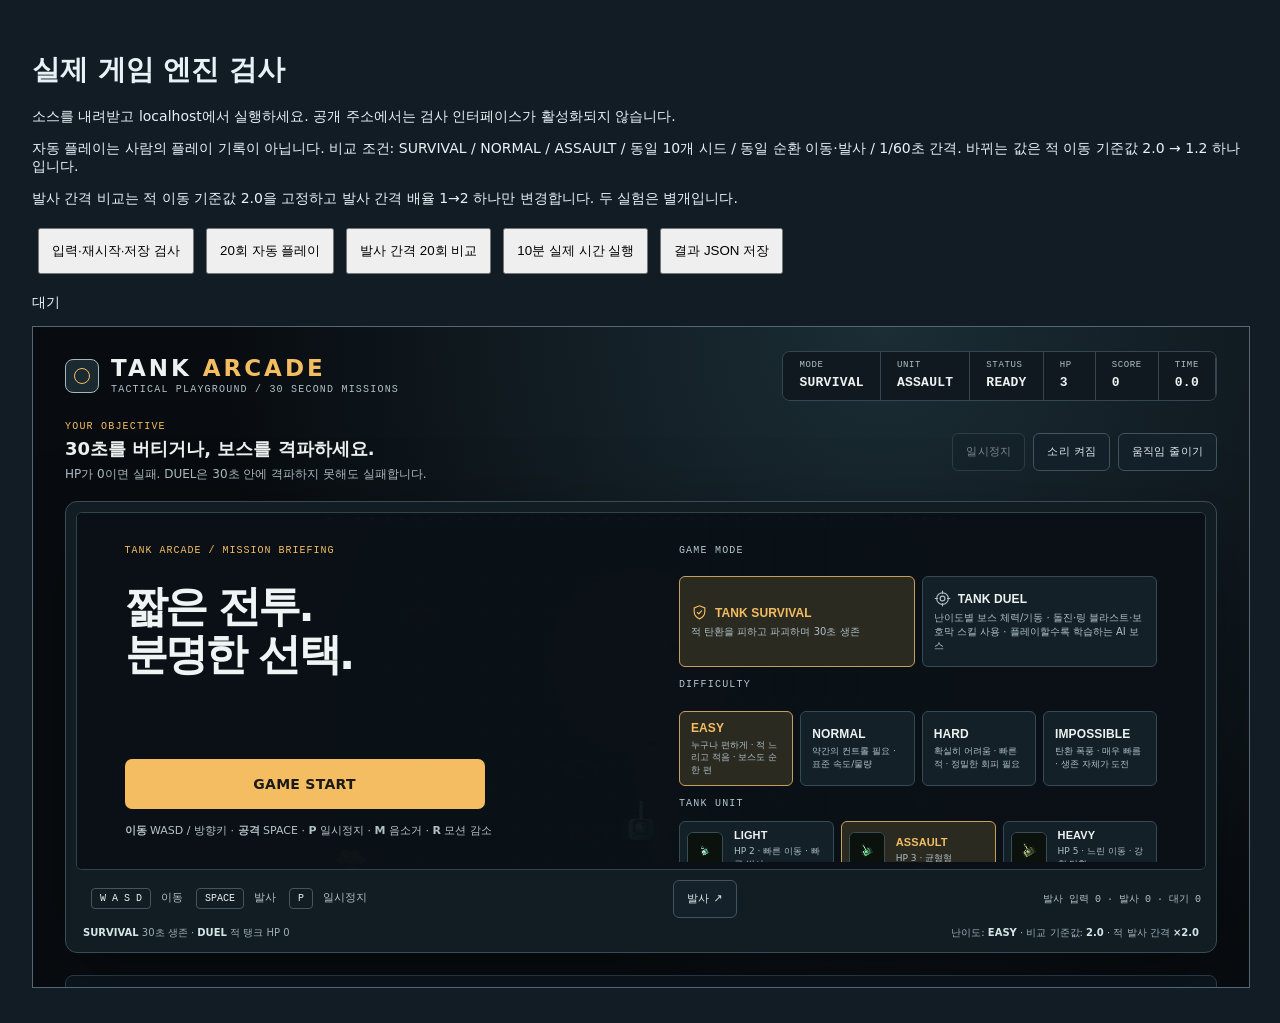
<file: checks.html>
<!doctype html><html lang="ko"><meta charset="utf-8"><title>Tank Arcade 실제 엔진 검사</title><style>body{background:#111c25;color:#e8f2f6;font:14px system-ui;padding:24px}button{padding:12px;margin:6px}iframe{width:100%;height:660px;border:1px solid #567}pre{white-space:pre-wrap}</style><h1>실제 게임 엔진 검사</h1><p>소스를 내려받고 localhost에서 실행하세요. 공개 주소에서는 검사 인터페이스가 활성화되지 않습니다.</p><p>자동 플레이는 사람의 플레이 기록이 아닙니다. 비교 조건: SURVIVAL / NORMAL / ASSAULT / 동일 10개 시드 / 동일 순환 이동·발사 / 1/60초 간격. 바뀌는 값은 적 이동 기준값 2.0 → 1.2 하나입니다.</p><p>발사 간격 비교는 적 이동 기준값 2.0을 고정하고 발사 간격 배율 1→2 하나만 변경합니다. 두 실험은 별개입니다.</p><button id="boundary">입력·재시작·저장 검사</button><button id="compare">20회 자동 플레이</button><button id="fireCompare">발사 간격 20회 비교</button><button id="soak">10분 실제 시간 실행</button><button id="download">결과 JSON 저장</button><pre id="out">대기</pre><iframe src="index.html?lab=1" id="gameFrame"></iframe><script>
const frame=document.querySelector('iframe'),out=document.querySelector('pre');let report={kind:'Actual engine automated tests',boundary:[],plays:[],soak:null,errors:[]};const show=()=>{out.textContent=JSON.stringify(report,null,2);};const L=()=>frame.contentWindow.TankLab;
window.addEventListener('error',e=>{report.errors.push(e.message);show()});frame.addEventListener('load',()=>frame.contentWindow.addEventListener('error',e=>{report.errors.push(e.message);show()}));
document.querySelector('#boundary').onclick=()=>{const l=L();const add=(name,ok,data)=>report.boundary.push({name,pass:!!ok,data});l.configure(2,41);l.run();const st=performance.now();for(let i=0;i<10;i++)l.input(' ');let s=l.snapshot();add('10 events within 1 second / 10 state changes',s.shotRequests===10&&s.fireQueue===10,{ms:performance.now()-st,requests:s.shotRequests,queue:s.fireQueue});for(let i=0;i<180;i++)l.step(1/60);s=l.snapshot();add('10 queued shots execute exactly once',s.shotsFired===10&&s.fireQueue===0,{fired:s.shotsFired});l.pause();const p=l.snapshot();for(let i=0;i<120;i++)l.step(1/60);add('pause freezes state',JSON.stringify(p)===JSON.stringify(l.snapshot()));l.pause();l.stop();
 for(const kind of ['success','failure']){l.configure(2,41);l.run();l.inject(kind);l.step(1/60);s=l.snapshot();add(kind+' terminal state',s.state===(kind==='success'?'SUCCESS':'FAILURE'),{state:s.state});l.run();s=l.snapshot();add(kind+' restart clears round',s.hp===3&&s.elapsed===0&&s.score===0&&s.fireQueue===0&&s.shotRequests===0&&s.keys.length===0)}
 l.save();const saved=JSON.stringify(l.snapshot().prefs);l.storage(saved);add('valid saved records preserved',JSON.stringify(l.snapshot().prefs)===saved);for(const raw of ['', '{broken', '{"recent":[{}]}','null']){l.storage(raw);s=l.snapshot();add('empty/corrupt save recovery '+raw,s.state==='READY'&&s.prefs.recent.length===0&&s.prefs.bestScore===0)}l.setMotion(true);add('motion setting applied',l.snapshot().prefs.reducedMotion);l.setMute(true);add('mute setting applied',l.snapshot().prefs.mute);show()};
document.querySelector('#compare').onclick=async()=>{report.plays=[];const l=L();l.stop();for(const speed of [2,1.2])for(let trial=1;trial<=10;trial++){l.configure(speed,1000+trial,1);l.run();let frames=0;while(l.snapshot().state==='RUNNING'&&frames<1802){l.bot();l.step(1/60);frames++}const s=l.snapshot();report.plays.push({trial,seed:1000+trial,enemySpeed:speed,mode:'survival',difficulty:'normal',tank:'assault',state:s.state,time:+s.elapsed.toFixed(3),score:s.score,cause:s.cause||'mission-complete',inputCount:s.shotRequests,frames});show();await new Promise(r=>setTimeout(r,0))}l.stop()};
document.querySelector('#fireCompare').onclick=async()=>{report.firePlays=[];const l=L();l.stop();for(const fireInterval of [1,2])for(let trial=1;trial<=10;trial++){l.configure(2,1000+trial,fireInterval);l.run();let frames=0;while(l.snapshot().state==='RUNNING'&&frames<1802){l.bot();l.step(1/60);frames++}const s=l.snapshot();report.firePlays.push({trial,seed:1000+trial,enemySpeed:2,enemyFireInterval:fireInterval,mode:'survival',difficulty:'normal',tank:'assault',state:s.state,time:+s.elapsed.toFixed(3),score:s.score,cause:s.cause||'mission-complete',inputCount:s.shotRequests,frames});show();await new Promise(r=>setTimeout(r,0))}l.stop()};
document.querySelector('#soak').onclick=()=>{if(report.soak?.running)return;const l=L();l.configure(2,99);l.begin();const started=performance.now();let rounds=0,lastFire=0;report.soak={running:true,startedAt:new Date().toISOString(),elapsedSeconds:0,rounds:0};const timer=setInterval(()=>{const s=l.snapshot();const duration=(performance.now()-started)/1000;if(['SUCCESS','FAILURE'].includes(s.state)){rounds++;l.begin()}else if(s.state==='RUNNING'){if(duration-lastFire>.3){l.fire();lastFire=duration}}else if(s.state==='PAUSED'){l.pause()}report.soak.elapsedSeconds=+duration.toFixed(2);report.soak.rounds=rounds;if(duration>=600){clearInterval(timer);if(l.snapshot().state!=='RUNNING')l.begin();const before=l.snapshot().shotRequests;l.fire();report.soak.running=false;report.soak.finishedAt=new Date().toISOString();report.soak.inputWorks=l.snapshot().shotRequests===before+1;report.soak.final=l.snapshot();l.stop()}show()},100)};
document.querySelector('#download').onclick=()=>{const a=document.createElement('a');a.href=URL.createObjectURL(new Blob([JSON.stringify(report,null,2)],{type:'application/json'}));a.download='tank-real-engine-review.json';a.click();setTimeout(()=>URL.revokeObjectURL(a.href),1000)};
</script></html>
</file>
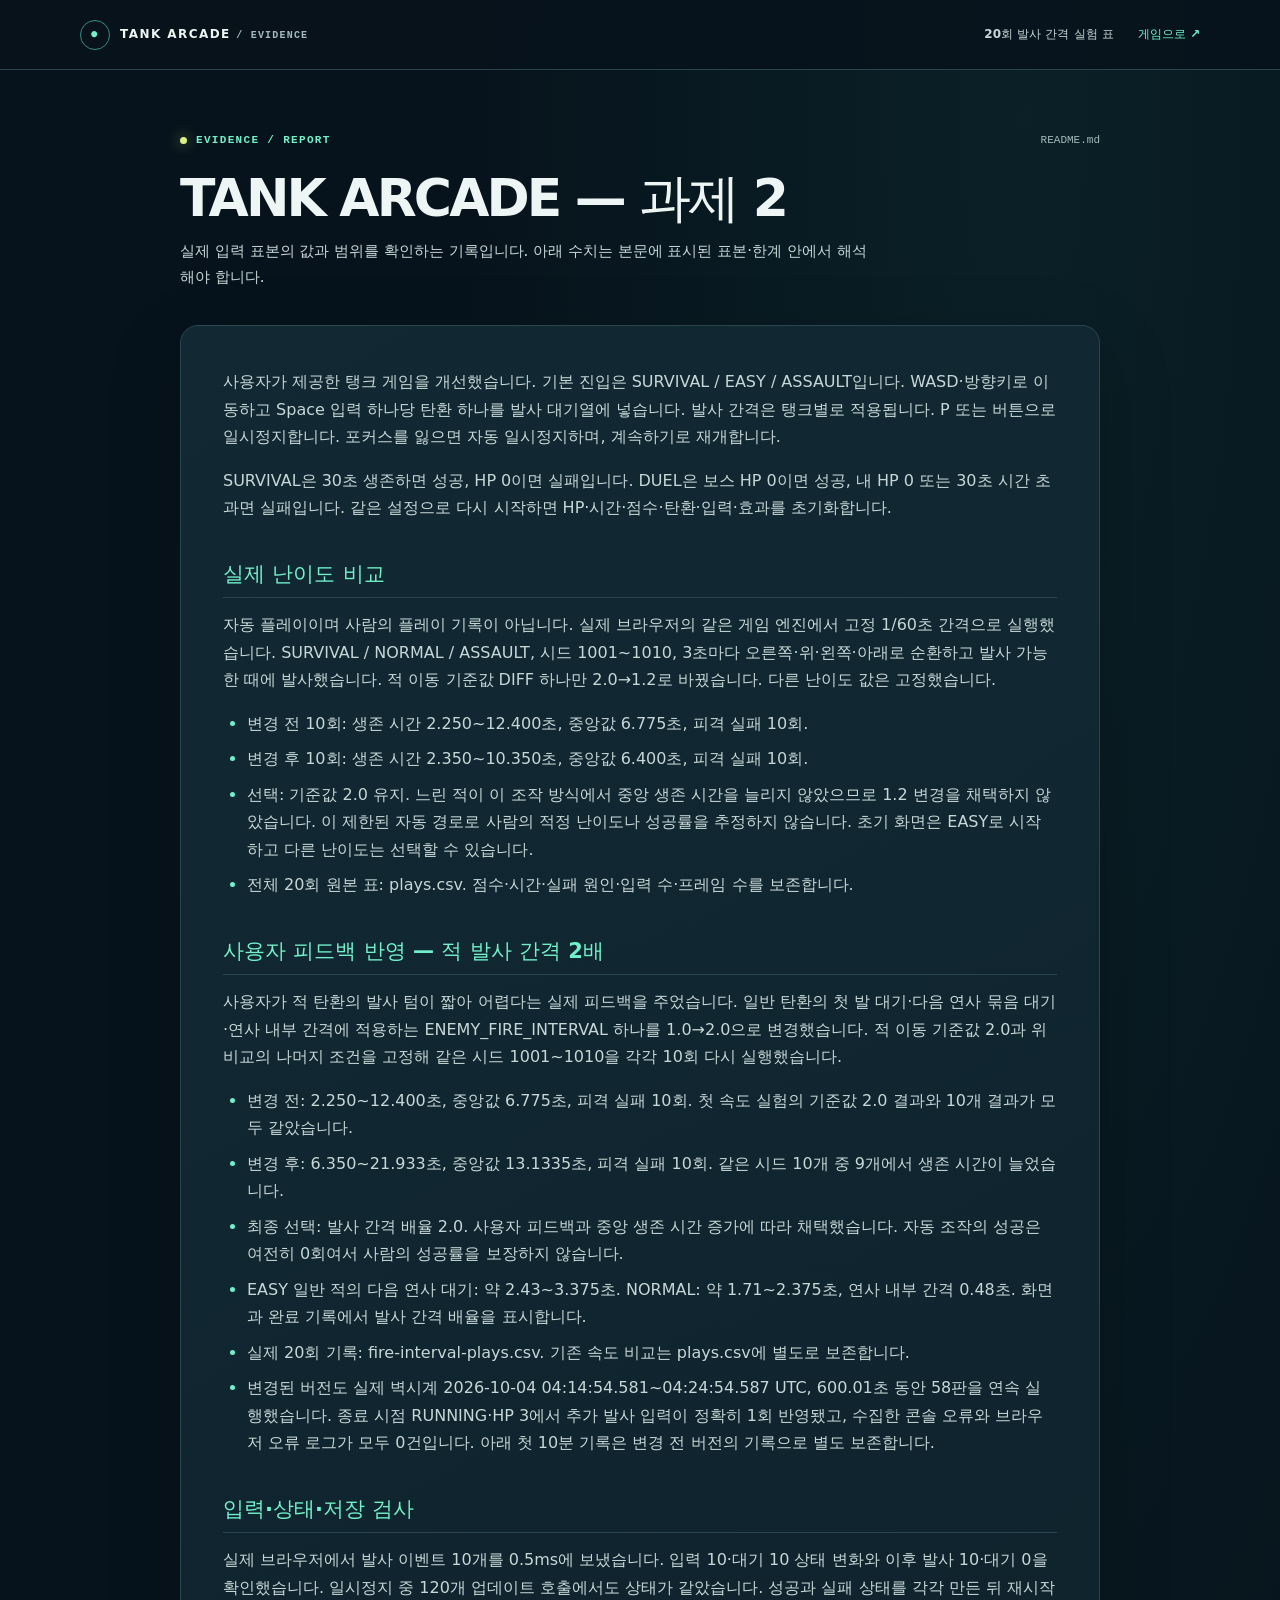
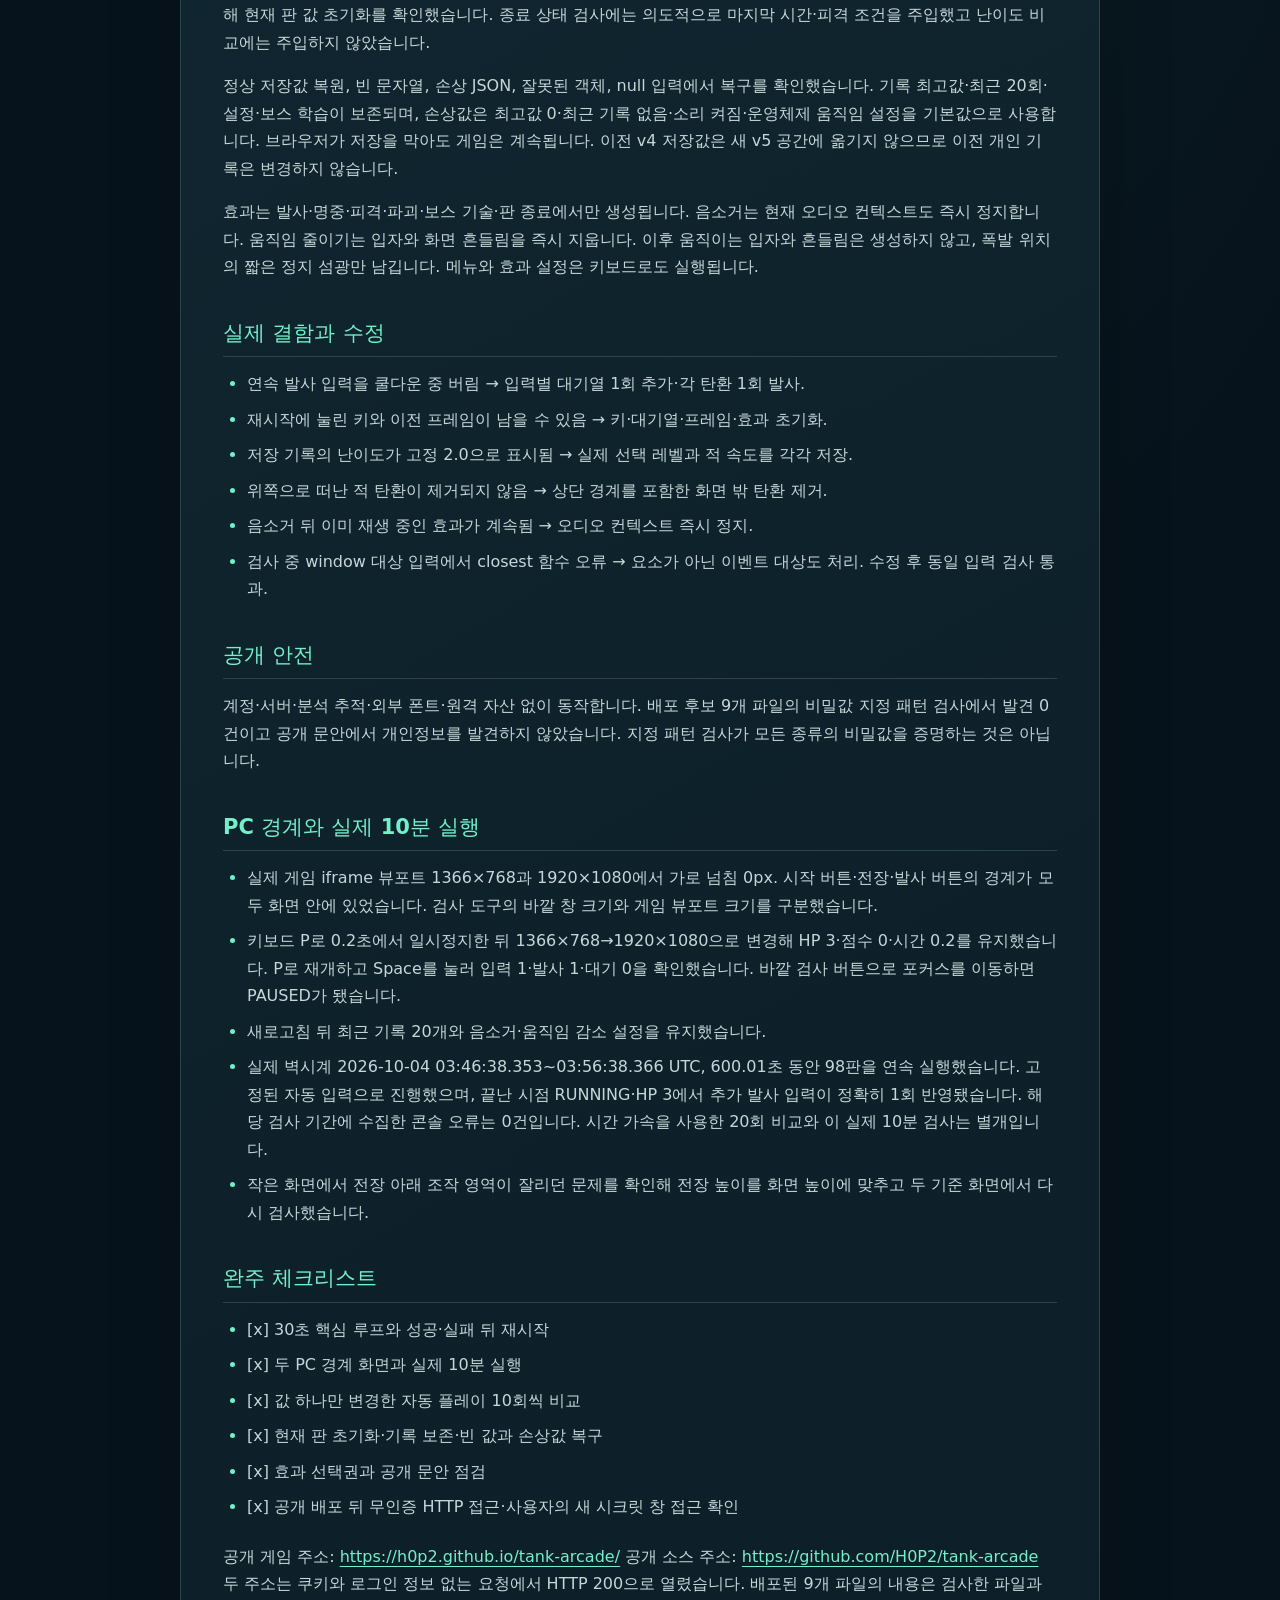
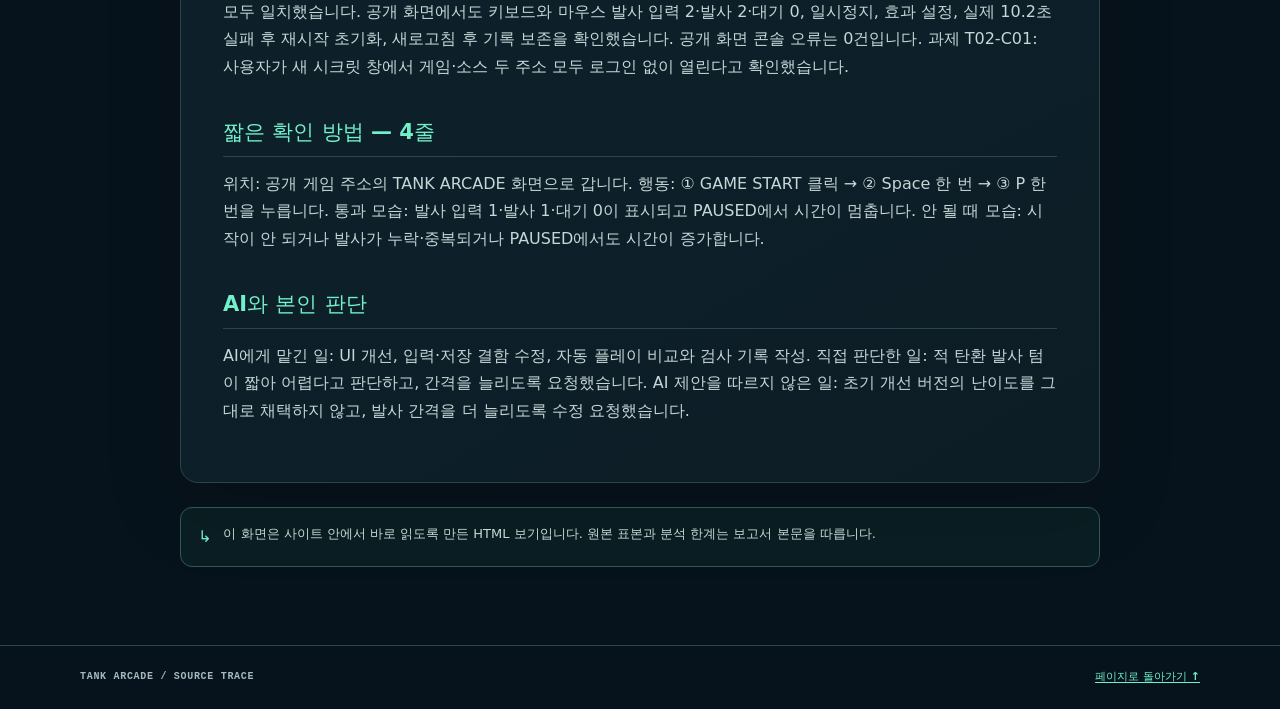
<file: README.html>
<!doctype html>
<html lang="ko">
<head>
  <meta charset="utf-8">
  <meta name="viewport" content="width=device-width, initial-scale=1">
  <meta name="color-scheme" content="dark">
  <meta name="description" content="검증된 네트워크·보안 프로젝트의 evidence / report 보기">
  <title>TANK ARCADE — 과제 2 — TANK ARCADE</title>
  <link rel="icon" type="image/svg+xml" href="favicon.svg">
  <link rel="stylesheet" href="evidence.css">
</head>
<body>
  <header class="reader-header">
    <a class="reader-brand" href="index.html"><span class="reader-mark" aria-hidden="true">•</span><span>TANK ARCADE <small>/ EVIDENCE</small></span></a>
    <nav aria-label="기록 내비게이션"><a href="fire-interval-plays.csv">20회 발사 간격 실험 표</a><a class="back-link" href="index.html">게임으로 <span aria-hidden="true">↗</span></a></nav>
  </header>
  <main class="reader-shell">
    <p class="reader-kicker"><span class="reader-signal" aria-hidden="true"></span>EVIDENCE / REPORT <span class="reader-path">README.md</span></p>
    <h1 class="reader-title">TANK ARCADE — 과제 2</h1>
    <p class="reader-deck">실제 입력 표본의 값과 범위를 확인하는 기록입니다. 아래 수치는 본문에 표시된 표본·한계 안에서 해석해야 합니다.</p>
    <article class="report-copy"><p>사용자가 제공한 탱크 게임을 개선했습니다. 기본 진입은 SURVIVAL / EASY / ASSAULT입니다. WASD·방향키로 이동하고 Space 입력 하나당 탄환 하나를 발사 대기열에 넣습니다. 발사 간격은 탱크별로 적용됩니다. P 또는 버튼으로 일시정지합니다. 포커스를 잃으면 자동 일시정지하며, 계속하기로 재개합니다.</p>
<p>SURVIVAL은 30초 생존하면 성공, HP 0이면 실패입니다. DUEL은 보스 HP 0이면 성공, 내 HP 0 또는 30초 시간 초과면 실패입니다. 같은 설정으로 다시 시작하면 HP·시간·점수·탄환·입력·효과를 초기화합니다.</p>
<h2>실제 난이도 비교</h2>
<p>자동 플레이이며 사람의 플레이 기록이 아닙니다. 실제 브라우저의 같은 게임 엔진에서 고정 1/60초 간격으로 실행했습니다. SURVIVAL / NORMAL / ASSAULT, 시드 1001~1010, 3초마다 오른쪽·위·왼쪽·아래로 순환하고 발사 가능한 때에 발사했습니다. 적 이동 기준값 DIFF 하나만 2.0→1.2로 바꿨습니다. 다른 난이도 값은 고정했습니다.</p>
<ul><li>변경 전 10회: 생존 시간 2.250~12.400초, 중앙값 6.775초, 피격 실패 10회.</li><li>변경 후 10회: 생존 시간 2.350~10.350초, 중앙값 6.400초, 피격 실패 10회.</li><li>선택: 기준값 2.0 유지. 느린 적이 이 조작 방식에서 중앙 생존 시간을 늘리지 않았으므로 1.2 변경을 채택하지 않았습니다. 이 제한된 자동 경로로 사람의 적정 난이도나 성공률을 추정하지 않습니다. 초기 화면은 EASY로 시작하고 다른 난이도는 선택할 수 있습니다.</li><li>전체 20회 원본 표: plays.csv. 점수·시간·실패 원인·입력 수·프레임 수를 보존합니다.</li></ul>
<h2>사용자 피드백 반영 — 적 발사 간격 2배</h2>
<p>사용자가 적 탄환의 발사 텀이 짧아 어렵다는 실제 피드백을 주었습니다. 일반 탄환의 첫 발 대기·다음 연사 묶음 대기·연사 내부 간격에 적용하는 ENEMY_FIRE_INTERVAL 하나를 1.0→2.0으로 변경했습니다. 적 이동 기준값 2.0과 위 비교의 나머지 조건을 고정해 같은 시드 1001~1010을 각각 10회 다시 실행했습니다.</p>
<ul><li>변경 전: 2.250~12.400초, 중앙값 6.775초, 피격 실패 10회. 첫 속도 실험의 기준값 2.0 결과와 10개 결과가 모두 같았습니다.</li><li>변경 후: 6.350~21.933초, 중앙값 13.1335초, 피격 실패 10회. 같은 시드 10개 중 9개에서 생존 시간이 늘었습니다.</li><li>최종 선택: 발사 간격 배율 2.0. 사용자 피드백과 중앙 생존 시간 증가에 따라 채택했습니다. 자동 조작의 성공은 여전히 0회여서 사람의 성공률을 보장하지 않습니다.</li><li>EASY 일반 적의 다음 연사 대기: 약 2.43~3.375초. NORMAL: 약 1.71~2.375초, 연사 내부 간격 0.48초. 화면과 완료 기록에서 발사 간격 배율을 표시합니다.</li><li>실제 20회 기록: fire-interval-plays.csv. 기존 속도 비교는 plays.csv에 별도로 보존합니다.</li><li>변경된 버전도 실제 벽시계 2026-10-04 04:14:54.581~04:24:54.587 UTC, 600.01초 동안 58판을 연속 실행했습니다. 종료 시점 RUNNING·HP 3에서 추가 발사 입력이 정확히 1회 반영됐고, 수집한 콘솔 오류와 브라우저 오류 로그가 모두 0건입니다. 아래 첫 10분 기록은 변경 전 버전의 기록으로 별도 보존합니다.</li></ul>
<h2>입력·상태·저장 검사</h2>
<p>실제 브라우저에서 발사 이벤트 10개를 0.5ms에 보냈습니다. 입력 10·대기 10 상태 변화와 이후 발사 10·대기 0을 확인했습니다. 일시정지 중 120개 업데이트 호출에서도 상태가 같았습니다. 성공과 실패 상태를 각각 만든 뒤 재시작해 현재 판 값 초기화를 확인했습니다. 종료 상태 검사에는 의도적으로 마지막 시간·피격 조건을 주입했고 난이도 비교에는 주입하지 않았습니다.</p>
<p>정상 저장값 복원, 빈 문자열, 손상 JSON, 잘못된 객체, null 입력에서 복구를 확인했습니다. 기록 최고값·최근 20회·설정·보스 학습이 보존되며, 손상값은 최고값 0·최근 기록 없음·소리 켜짐·운영체제 움직임 설정을 기본값으로 사용합니다. 브라우저가 저장을 막아도 게임은 계속됩니다. 이전 v4 저장값은 새 v5 공간에 옮기지 않으므로 이전 개인 기록은 변경하지 않습니다.</p>
<p>효과는 발사·명중·피격·파괴·보스 기술·판 종료에서만 생성됩니다. 음소거는 현재 오디오 컨텍스트도 즉시 정지합니다. 움직임 줄이기는 입자와 화면 흔들림을 즉시 지웁니다. 이후 움직이는 입자와 흔들림은 생성하지 않고, 폭발 위치의 짧은 정지 섬광만 남깁니다. 메뉴와 효과 설정은 키보드로도 실행됩니다.</p>
<h2>실제 결함과 수정</h2>
<ul><li>연속 발사 입력을 쿨다운 중 버림 → 입력별 대기열 1회 추가·각 탄환 1회 발사.</li><li>재시작에 눌린 키와 이전 프레임이 남을 수 있음 → 키·대기열·프레임·효과 초기화.</li><li>저장 기록의 난이도가 고정 2.0으로 표시됨 → 실제 선택 레벨과 적 속도를 각각 저장.</li><li>위쪽으로 떠난 적 탄환이 제거되지 않음 → 상단 경계를 포함한 화면 밖 탄환 제거.</li><li>음소거 뒤 이미 재생 중인 효과가 계속됨 → 오디오 컨텍스트 즉시 정지.</li><li>검사 중 window 대상 입력에서 closest 함수 오류 → 요소가 아닌 이벤트 대상도 처리. 수정 후 동일 입력 검사 통과.</li></ul>
<h2>공개 안전</h2>
<p>계정·서버·분석 추적·외부 폰트·원격 자산 없이 동작합니다. 배포 후보 9개 파일의 비밀값 지정 패턴 검사에서 발견 0건이고 공개 문안에서 개인정보를 발견하지 않았습니다. 지정 패턴 검사가 모든 종류의 비밀값을 증명하는 것은 아닙니다.</p>
<h2>PC 경계와 실제 10분 실행</h2>
<ul><li>실제 게임 iframe 뷰포트 1366×768과 1920×1080에서 가로 넘침 0px. 시작 버튼·전장·발사 버튼의 경계가 모두 화면 안에 있었습니다. 검사 도구의 바깥 창 크기와 게임 뷰포트 크기를 구분했습니다.</li><li>키보드 P로 0.2초에서 일시정지한 뒤 1366×768→1920×1080으로 변경해 HP 3·점수 0·시간 0.2를 유지했습니다. P로 재개하고 Space를 눌러 입력 1·발사 1·대기 0을 확인했습니다. 바깥 검사 버튼으로 포커스를 이동하면 PAUSED가 됐습니다.</li><li>새로고침 뒤 최근 기록 20개와 음소거·움직임 감소 설정을 유지했습니다.</li><li>실제 벽시계 2026-10-04 03:46:38.353~03:56:38.366 UTC, 600.01초 동안 98판을 연속 실행했습니다. 고정된 자동 입력으로 진행했으며, 끝난 시점 RUNNING·HP 3에서 추가 발사 입력이 정확히 1회 반영됐습니다. 해당 검사 기간에 수집한 콘솔 오류는 0건입니다. 시간 가속을 사용한 20회 비교와 이 실제 10분 검사는 별개입니다.</li><li>작은 화면에서 전장 아래 조작 영역이 잘리던 문제를 확인해 전장 높이를 화면 높이에 맞추고 두 기준 화면에서 다시 검사했습니다.</li></ul>
<h2>완주 체크리스트</h2>
<ul><li>[x] 30초 핵심 루프와 성공·실패 뒤 재시작</li><li>[x] 두 PC 경계 화면과 실제 10분 실행</li><li>[x] 값 하나만 변경한 자동 플레이 10회씩 비교</li><li>[x] 현재 판 초기화·기록 보존·빈 값과 손상값 복구</li><li>[x] 효과 선택권과 공개 문안 점검</li><li>[x] 공개 배포 뒤 무인증 HTTP 접근·사용자의 새 시크릿 창 접근 확인</li></ul>
<p>공개 게임 주소: <a href="https://h0p2.github.io/tank-arcade/" target="_blank" rel="noopener noreferrer">https://h0p2.github.io/tank-arcade/</a> 공개 소스 주소: <a href="https://github.com/H0P2/tank-arcade" target="_blank" rel="noopener noreferrer">https://github.com/H0P2/tank-arcade</a> 두 주소는 쿠키와 로그인 정보 없는 요청에서 HTTP 200으로 열렸습니다. 배포된 9개 파일의 내용은 검사한 파일과 모두 일치했습니다. 공개 화면에서도 키보드와 마우스 발사 입력 2·발사 2·대기 0, 일시정지, 효과 설정, 실제 10.2초 실패 후 재시작 초기화, 새로고침 후 기록 보존을 확인했습니다. 공개 화면 콘솔 오류는 0건입니다. 과제 T02-C01: 사용자가 새 시크릿 창에서 게임·소스 두 주소 모두 로그인 없이 열린다고 확인했습니다.</p>
<h2>짧은 확인 방법 — 4줄</h2>
<p>위치: 공개 게임 주소의 TANK ARCADE 화면으로 갑니다. 행동: ① GAME START 클릭 → ② Space 한 번 → ③ P 한 번을 누릅니다. 통과 모습: 발사 입력 1·발사 1·대기 0이 표시되고 PAUSED에서 시간이 멈춥니다. 안 될 때 모습: 시작이 안 되거나 발사가 누락·중복되거나 PAUSED에서도 시간이 증가합니다.</p>
<h2>AI와 본인 판단</h2>
<p>AI에게 맡긴 일: UI 개선, 입력·저장 결함 수정, 자동 플레이 비교와 검사 기록 작성. 직접 판단한 일: 적 탄환 발사 텀이 짧아 어렵다고 판단하고, 간격을 늘리도록 요청했습니다. AI 제안을 따르지 않은 일: 초기 개선 버전의 난이도를 그대로 채택하지 않고, 발사 간격을 더 늘리도록 수정 요청했습니다.</p></article>
    <aside class="reader-note"><span aria-hidden="true">↳</span><p>이 화면은 사이트 안에서 바로 읽도록 만든 HTML 보기입니다. 원본 표본과 분석 한계는 보고서 본문을 따릅니다.</p></aside>
  </main>
  <footer class="reader-footer"><span>TANK ARCADE / SOURCE TRACE</span><a href="index.html">페이지로 돌아가기 ↑</a></footer>
</body>
</html>
</file>
<file: polish.css>
:root{--void:#080c10;--panel:#101820;--panel2:#17232c;--panel3:#243440;--line:#344650;--line-lo:#24343e;--text:#edf2f1;--dim:#b0c0c5;--dim2:#99acb4;--amber:#f4bd62;--phosphor:#a3dac7;--disp:ui-sans-serif,system-ui,'Segoe UI','Malgun Gothic',sans-serif;--mono:ui-monospace,Consolas,monospace}
body{background:radial-gradient(ellipse at 70% 0,#1b2d35,transparent 55%),#080c10;display:block}.wrap{width:min(1320px,calc(100% - 64px));margin:auto;padding:24px 0 40px}.top{margin-bottom:20px;align-items:center}.brand{font-size:23px;letter-spacing:.13em;text-shadow:none}.brand-mark{border:1px solid #a4b7bb;border-radius:8px;clip-path:none;background:#1b2931;box-shadow:none}.brand-mark:after{border-color:var(--amber)}.sub{font-size:10px;letter-spacing:.12em}.sub:before{content:none}.hud{gap:0;border:1px solid var(--line);border-radius:8px;overflow:hidden}.hud span{border:0;border-right:1px solid var(--line);border-radius:0;background:#101820;padding:8px 16px;gap:4px;font-size:9px;letter-spacing:.07em}.hud span b{font-size:13px}.hud span:last-child{display:none}
.mission-strip{display:flex;justify-content:space-between;align-items:center;gap:20px;margin-bottom:18px}.kicker{display:block;font:10px var(--mono);color:var(--amber);letter-spacing:.12em;margin-bottom:5px}.mission-strip strong{font-size:18px;font-weight:600}.mission-strip p{font-size:12px;color:var(--dim);margin:5px 0 0}.settings{display:flex;gap:8px}.btn{background:#14212a;border-color:#40545e;min-height:38px;padding:9px 13px;border-radius:6px;color:#dfe9ea;font:11px var(--disp)}.btn:hover{background:#233641;color:#fff;border-color:#91b0bc}.btn:disabled{opacity:.5;cursor:default}.btn[aria-pressed=true]{background:#344032;color:#e3efcb;border-color:#819d6d}button:focus-visible,canvas:focus-visible,a:focus-visible{outline:3px solid #f4bd62;outline-offset:4px}
.panel{padding:10px;background:#111c23;border:1px solid #3a4b55;border-radius:12px;box-shadow:0 20px 80px #0005}.hazard,.bolt-b1,.bolt-b2,.panel:before,.panel:after,.canvas-frame:after,.canvas-frame:before{display:none}.canvas-frame{border-radius:6px;border:1px solid #31434d;box-shadow:none}canvas#game{aspect-ratio:16/7;max-height:540px;object-fit:contain;background:#0b110d;image-rendering:auto}.screen{background:#0a1017f0;backdrop-filter:none}.menu{display:grid;grid-template-columns:1.1fr 1fr;gap:12px 28px;width:min(1100px,96%);max-height:96%;padding:25px;border:0;border-radius:0;background:transparent;box-shadow:none}.menu:before{display:none}.menu-head{grid-column:1;grid-row:1/4;display:flex;flex-direction:column-reverse;justify-content:flex-end;align-items:flex-start;border:0;padding:0 20px 0 0;margin:0}.menu h1{font-size:clamp(26px,3.5vw,48px);line-height:1.14;letter-spacing:-.06em;text-shadow:none;margin:16px 0 20px;color:#eff4f4}.menu-head .sub{color:var(--amber);font:10px var(--mono);letter-spacing:.1em}.section-label{grid-column:2;font:10px var(--mono);letter-spacing:.12em;color:#b2c6cd;margin:0}.modes,.difficulty,.tank-choices{grid-column:2;gap:7px}.choice,.mode{padding:9px 11px;background:#14212af2;border:1px solid #344a57;border-radius:6px;box-shadow:none;transition:background .15s,border-color .15s}.choice.selected,.mode.selected{background:#2b2a20;border-color:#c79f5d;box-shadow:none}.choice.selected:before,.mode.selected:before{display:none}.choice strong,.mode strong{font-size:12px}.choice small,.mode small{font:10px/1.4 var(--disp);color:#adc0c9;margin-top:4px}.difficulty{grid-template-columns:repeat(4,1fr)}.difficulty small{font-size:9px}.tank-choices{grid-template-columns:repeat(3,1fr)}.tank-choice{padding:7px}.tank-icon-wrap{width:36px;height:36px;background:#15232a;border-color:#3a4c55}.tank-info strong{font-size:11px}.tank-info small{font-size:9px}.start{grid-column:1;grid-row:4/6;align-self:end;margin:0;clip-path:none;border-radius:7px;background:#f4bd62;color:#1a1b16;box-shadow:none;font:700 14px var(--disp);letter-spacing:.02em;min-height:50px;width:min(360px,100%)}.start:hover{background:#ffce80;transform:none;box-shadow:none}.menu-hint{grid-column:1;grid-row:6/8;margin:0!important;color:#b4c3c9!important;font:11px/1.8 var(--disp)!important}.menu-note{display:none}
.combat-controls{display:flex;align-items:center;justify-content:space-between;gap:14px;padding:10px 5px 2px;font-size:11px;color:var(--dim)}.key{display:inline-block;padding:4px 8px;border:1px solid #435560;border-radius:4px;color:#edf2f1;margin:0 6px 0 10px;font:10px var(--mono)}#fireStatus{font:10px var(--mono)}.game-help{margin:6px 5px 2px;font:10px var(--disp);color:#9fafb9}.game-help b{color:#d4e5e5}.records{margin-top:22px;padding:20px;background:#0d161e;border-color:#2c3e4b}.records-head strong{font:11px var(--mono);letter-spacing:.13em;color:#cbdde3}.records-head .sub{font:11px/1.6 var(--disp);letter-spacing:0;max-width:75ch;color:#9fb3be}.table-wrap{border-color:#243a48}th{background:#13212b;color:#bfd0d7;font:10px var(--disp)}td{font:11px var(--mono);color:#b9cbd3}tr:hover td{background:#172530}.result{background:#071017b3}.result-card{background:#111e28;border:1px solid #537380;border-top:2px solid var(--amber);padding:30px 38px;border-radius:10px;transform:none}.result-card h2{text-shadow:none;font-size:27px}.footer{display:flex;justify-content:space-between;gap:20px;color:#93a9b5;font:10px var(--disp);margin-top:20px}.footer a{color:#c7dfeb}html[data-motion=reduced] *{animation:none!important;transition:none!important}html[data-motion=reduced] .shake{transform:none}
canvas#game{height:min(54vh,580px);max-height:none;aspect-ratio:16/9}
@media(min-width:1600px){.wrap{padding-top:35px}.mission-strip{margin-bottom:24px}.menu{padding:38px;gap:16px 40px}.choice,.mode{padding:13px}.menu h1{font-size:55px}}
@media(max-width:900px){.wrap{width:calc(100% - 28px)}.hud span{padding:6px 9px}.mission-strip{align-items:flex-start;flex-direction:column}.menu{gap:6px 12px;padding:15px}.menu h1{font-size:28px}.menu-head{padding:0}.choice small,.mode small{font-size:9px}.tank-icon-wrap{display:none}.choices{grid-template-columns:repeat(3,1fr)}.difficulty{grid-template-columns:repeat(4,1fr)}.combat-controls{flex-wrap:wrap}.footer{flex-wrap:wrap}}
@media(max-width:620px){.top{gap:12px}.hud{width:100%;justify-content:space-between}.hud span{flex:1}.mission-strip strong{font-size:16px}.settings{width:100%;flex-wrap:wrap}.canvas-frame{overflow:visible}canvas#game{aspect-ratio:16/10}.screen{position:relative;inset:auto}.menu{display:block;max-height:none;width:100%;padding:16px}.menu-head{display:block}.menu h1{font-size:32px;margin:12px 0}.section-label{margin:18px 0 7px}.start{margin-top:18px;width:100%}.menu-hint{margin-top:12px!important}.result{position:absolute}.result-card{padding:20px}.head-btns{flex-wrap:wrap}}
</file>
<file: evidence.css>
:root {
  color-scheme: dark;
  --void: #07131c;
  --panel: #0e202a;
  --surface: #122a34;
  --line: #29464e;
  --ink: #edf6f4;
  --body: #c6d7d7;
  --muted: #a4babc;
  --mint: #72f0ca;
  --lime: #d8f283;
  font-family: Inter, ui-sans-serif, system-ui, -apple-system, "Segoe UI", "Malgun Gothic", sans-serif;
  font-synthesis: none;
  text-rendering: optimizeLegibility;
  -webkit-font-smoothing: antialiased;
  -moz-osx-font-smoothing: grayscale;
}

* { box-sizing: border-box; }
html { min-width: 320px; background: var(--void); }
body {
  min-width: 320px;
  margin: 0;
  color: var(--ink);
  background:
    radial-gradient(ellipse at 80% 3%, rgb(24 91 86 / 19%), transparent 35rem),
    var(--void);
  font-size: 16px;
  line-height: 1.72;
}
a { color: var(--mint); text-decoration-thickness: 1px; text-underline-offset: .22em; }
a:hover { color: var(--lime); }
a:focus-visible { outline: 2px solid var(--ink); outline-offset: 3px; box-shadow: 0 0 0 6px var(--mint); }
.reader-header {
  min-height: 70px;
  display: flex;
  align-items: center;
  justify-content: space-between;
  gap: 22px;
  padding: 0 max(26px, calc((100% - 1120px) / 2));
  border-bottom: 1px solid var(--line);
  background: rgb(7 19 28 / 88%);
}
.reader-brand { display: inline-flex; align-items: center; gap: 10px; color: var(--ink); font-size: 12px; font-weight: 820; letter-spacing: .12em; text-decoration: none; }
.reader-mark { display: grid; width: 30px; height: 30px; place-items: center; border: 1px solid #398c7c; border-radius: 50%; color: var(--mint); font-size: 17px; }
.reader-brand small { color: var(--muted); font: 700 10px/1 ui-monospace, "Cascadia Code", Consolas, monospace; letter-spacing: .12em; }
.reader-header nav { display: flex; align-items: center; gap: 24px; }
.reader-header nav a { color: var(--body); font-size: 12px; font-weight: 700; text-decoration: none; }
.reader-header nav .back-link { color: var(--mint); }
.reader-shell { width: min(920px, calc(100% - 48px)); margin: 0 auto; padding: 62px 0 78px; }
.reader-kicker { display: flex; align-items: center; flex-wrap: wrap; gap: 9px; margin: 0 0 20px; color: var(--mint); font: 750 11px/1.5 ui-monospace, "Cascadia Code", Consolas, monospace; letter-spacing: .12em; }
.reader-signal { width: 7px; height: 7px; border-radius: 50%; background: var(--lime); box-shadow: 0 0 14px rgb(216 242 131 / 60%); }
.reader-path { margin-left: auto; color: var(--muted); font-weight: 500; letter-spacing: 0; }
.reader-title { max-width: 820px; margin: 0 0 12px; font-size: clamp(34px, 5vw, 52px); line-height: 1.12; letter-spacing: -.055em; overflow-wrap: anywhere; }
.reader-deck { max-width: 700px; margin: 0 0 35px; color: var(--body); font-size: 15px; }
.report-copy, .source-panel { padding: clamp(22px, 4vw, 42px); border: 1px solid var(--line); border-radius: 18px; background: linear-gradient(150deg, rgb(18 42 52 / 96%), rgb(12 29 38 / 98%)); box-shadow: 0 24px 74px rgb(0 0 0 / 18%); }
.report-copy h1 { margin: 0 0 24px; color: var(--ink); font-size: clamp(26px, 3.8vw, 38px); line-height: 1.2; letter-spacing: -.035em; }
.report-copy h2 { margin: 38px 0 13px; padding-bottom: 9px; border-bottom: 1px solid var(--line); color: var(--mint); font-size: 21px; line-height: 1.35; }
.report-copy h3, .report-copy h4 { margin: 27px 0 10px; color: var(--ink); font-size: 17px; }
.report-copy p, .report-copy li { color: var(--body); overflow-wrap: anywhere; }
.report-copy p { margin: 0 0 16px; }
.report-copy ul, .report-copy ol { display: grid; gap: 8px; margin: 13px 0 22px; padding-left: 24px; }
.report-copy li::marker { color: var(--mint); }
.report-copy strong { color: var(--ink); }
.report-copy code, .reader-note code { padding: 2px 5px; border: 1px solid #39545a; border-radius: 5px; color: var(--lime); background: #091923; font:  .91em ui-monospace, "Cascadia Code", Consolas, monospace; overflow-wrap: anywhere; }
.report-copy pre, .code-block { max-width: 100%; overflow: auto; padding: 18px; border: 1px solid var(--line); border-radius: 12px; color: var(--lime); background: #08161e; font: 13px/1.6 ui-monospace, "Cascadia Code", Consolas, monospace; }
.report-copy blockquote { margin: 24px 0; padding: 13px 18px; border-left: 3px solid var(--mint); border-radius: 0 10px 10px 0; background: rgb(114 240 202 / 7%); }
.report-copy blockquote p { margin: 0; color: var(--ink); }
.report-copy hr { margin: 28px 0; border: 0; border-top: 1px solid var(--line); }
.table-scroll { max-width: 100%; margin: 18px 0 24px; overflow-x: auto; border: 1px solid var(--line); border-radius: 10px; }
.report-copy table { width: 100%; min-width: 420px; border-collapse: collapse; font-size: 13px; }
.report-copy th, .report-copy td { padding: 9px 12px; border-bottom: 1px solid var(--line); text-align: left; }
.report-copy th { color: var(--mint); background: #0b1e27; font-weight: 750; }
.report-copy td { color: var(--body); }
.report-copy tbody tr:nth-child(even) { background: rgb(255 255 255 / 3%); }
.source-panel { padding: 0; overflow: hidden; }
.source-meta { display: flex; align-items: center; justify-content: space-between; gap: 14px; padding: 13px 18px; border-bottom: 1px solid var(--line); color: var(--mint); background: #0a1a23; font: 700 11px/1.4 ui-monospace, "Cascadia Code", Consolas, monospace; }
.source-view { max-width: 100%; margin: 0; overflow: auto; padding: 18px 0 24px; color: var(--body); background: transparent; font: 12px/1.62 ui-monospace, "Cascadia Code", Consolas, monospace; tab-size: 4; }
.code-line { display: block; min-width: max-content; padding-right: 24px; white-space: pre; }
.line-number { display: inline-block; width: 54px; margin-right: 18px; padding-right: 13px; border-right: 1px solid var(--line); color: #9ab1b4; text-align: right; user-select: none; }
.line-content { color: var(--body); }
.reader-note { display: flex; align-items: flex-start; gap: 12px; margin-top: 24px; padding: 15px 17px; border: 1px solid #31594f; border-radius: 12px; color: var(--mint); background: rgb(18 66 57 / 24%); }
.reader-note p { margin: 0; color: var(--body); font-size: 13px; }
.reader-footer { display: flex; align-items: center; justify-content: space-between; gap: 16px; min-height: 64px; padding: 0 max(26px, calc((100% - 1120px) / 2)); border-top: 1px solid var(--line); color: var(--muted); font: 700 10px/1.4 ui-monospace, "Cascadia Code", Consolas, monospace; letter-spacing: .07em; }
.reader-footer a { color: var(--mint); font: 700 11px/1.4 Inter, ui-sans-serif, system-ui, sans-serif; letter-spacing: 0; }
@media (max-width: 620px) {
  .reader-header { min-height: 62px; padding-inline: 16px; }
  .reader-header nav { gap: 13px; }
  .reader-header nav a { font-size: 11px; }
  .reader-brand { gap: 7px; font-size: 10px; }
  .reader-brand small { font-size: 9px; }
  .reader-mark { width: 26px; height: 26px; }
  .reader-shell { width: calc(100% - 32px); padding: 42px 0 54px; }
  .reader-path { flex-basis: 100%; margin-left: 16px; }
  .reader-deck { font-size: 14px; }
  .report-copy { padding: 20px 17px; }
  .source-meta { padding-inline: 12px; font-size: 10px; }
  .reader-footer { align-items: flex-start; flex-direction: column; justify-content: center; padding: 14px 16px; }
}
@media (prefers-reduced-motion: reduce) {
  *, *::before, *::after { scroll-behavior: auto !important; animation-duration: .01ms !important; transition-duration: .01ms !important; }
}
</file>
